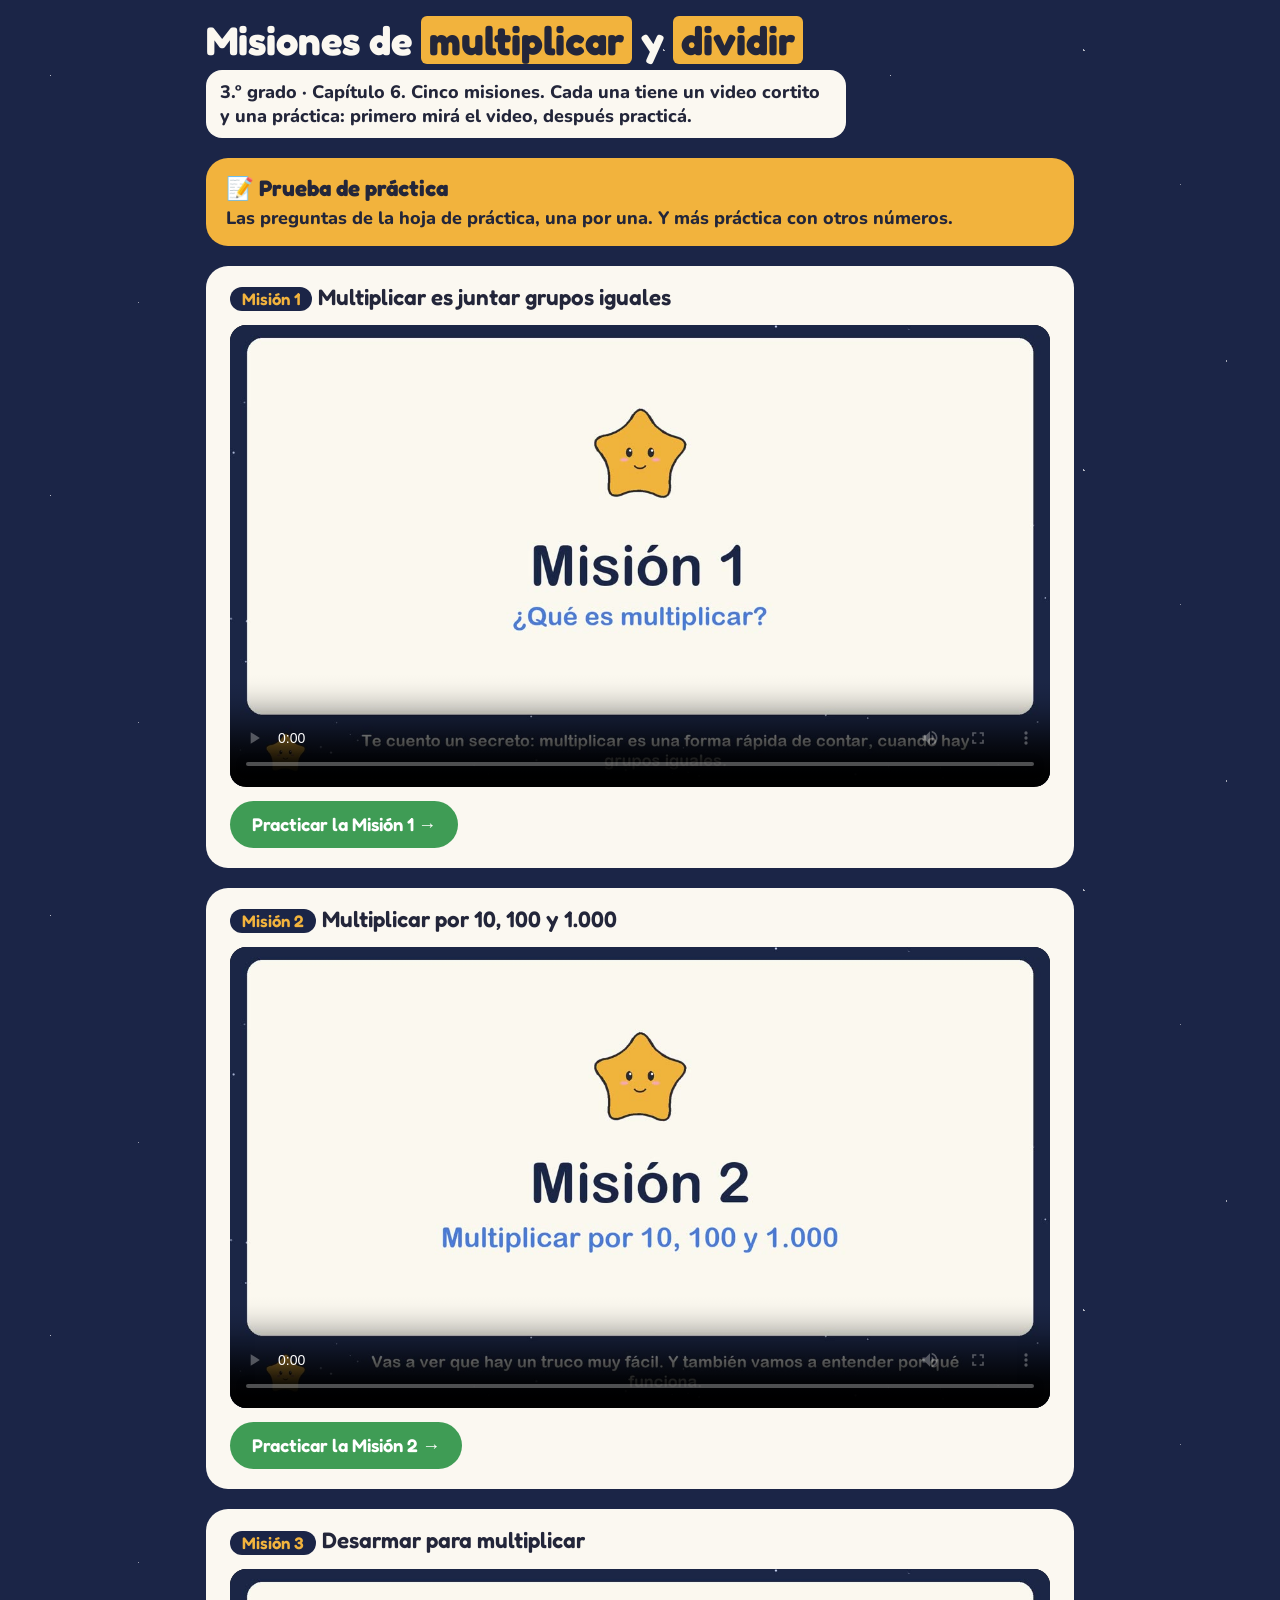
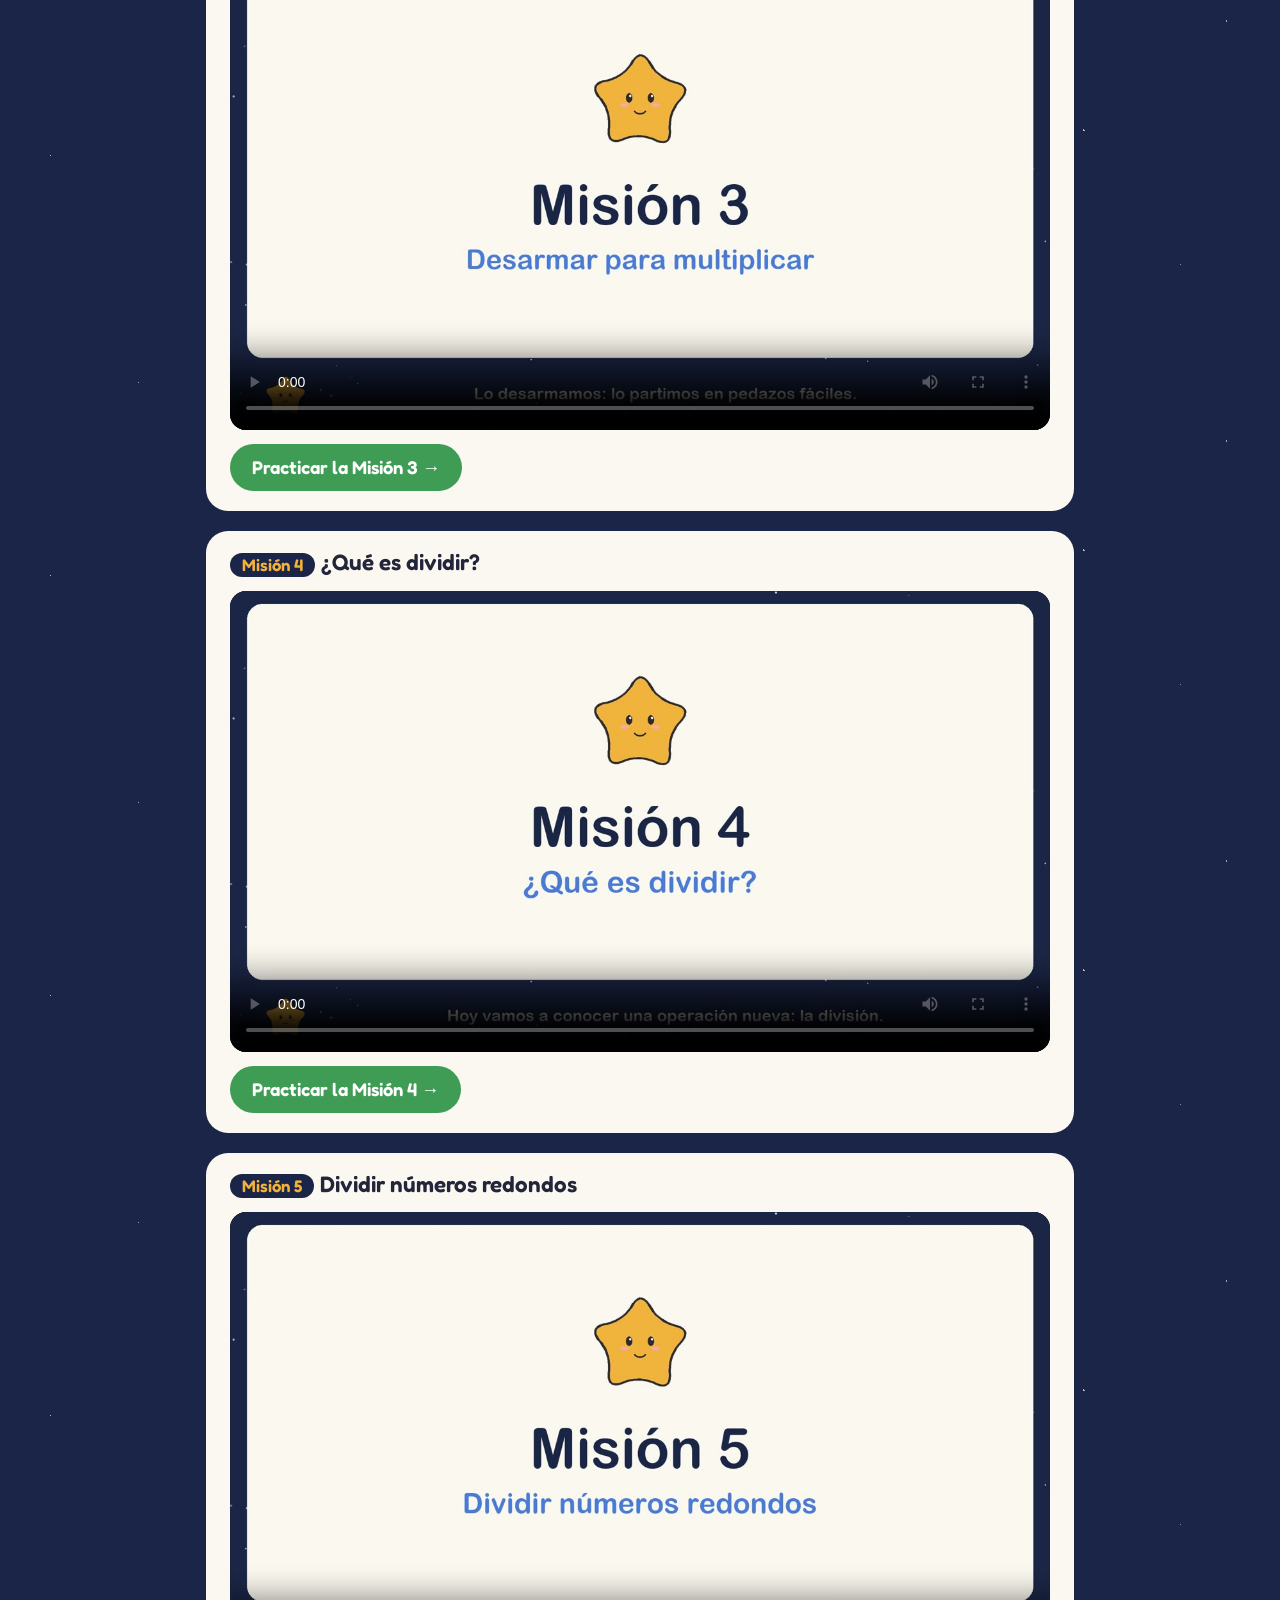
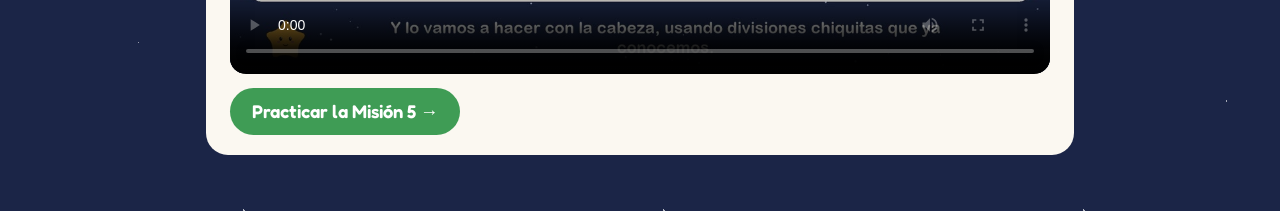
<file: index.html>
<!doctype html>
<html lang="es">
<head>
<meta charset="utf-8">
<meta name="viewport" content="width=device-width, initial-scale=1, viewport-fit=cover">
<title>Misiones de Matemática</title>
<link rel="preconnect" href="https://fonts.googleapis.com">
<link rel="stylesheet" href="https://fonts.googleapis.com/css2?family=Fredoka:wght@500;600;700&family=Nunito:wght@600;800&display=swap">
<style>
/* Layout: chapter hub. Hero, then one card per mission (video + practice button); future missions dimmed. */
:root {
  --sky: #1b2547;
  --sky-2: #26335f;
  --star: #f2b33d;
  --star-soft: #f7d58c;
  --paper: #fbf8f1;
  --ink: #23263a;
  --ink-2: #555a75;
  --muted: #aab4d8;
  --good: #3f9c55;
  --display: "Fredoka", "Arial Rounded MT Bold", "Trebuchet MS", sans-serif;
  --body: "Nunito", "Avenir Next", "Segoe UI", sans-serif;
  color-scheme: dark;
}
* { box-sizing: border-box; }
body {
  margin: 0;
  background-color: var(--sky);
  background-image:
    radial-gradient(1.5px 1.5px at 12% 18%, #ffffffaa 50%, transparent 51%),
    radial-gradient(1px 1px at 33% 72%, #ffffff88 50%, transparent 51%),
    radial-gradient(2px 2px at 58% 12%, #ffffffaa 50%, transparent 51%),
    radial-gradient(1px 1px at 81% 44%, #ffffff77 50%, transparent 51%),
    radial-gradient(1.5px 1.5px at 92% 86%, #ffffff99 50%, transparent 51%);
  background-size: 420px 420px;
  color: var(--paper);
  font-family: var(--body);
  font-size: 18px;
}
.wrap { max-width: 900px; margin: 0 auto; padding: 18px 16px 56px; display: grid; gap: 20px; }
header { display: grid; gap: 8px; }
h1 { font: 700 clamp(1.7rem, 5vw, 2.5rem)/1.1 var(--display); margin: 0; text-wrap: balance; }
h1 mark { background: var(--star); color: var(--ink); padding: 0 .2em; border-radius: 6px; }
.bubble { background: var(--paper); color: var(--ink); border-radius: 16px; padding: 10px 14px; font-weight: 800; margin: 0; max-width: 640px; }
.mission { background: var(--paper); color: var(--ink); border-radius: 22px; padding: 18px clamp(14px, 3vw, 24px) 20px; display: grid; gap: 14px; }
.mission h2 { font: 600 1.4rem/1.2 var(--display); margin: 0; }
.mission h2 .tag { display: inline-block; background: var(--sky); color: var(--star); font-size: .75em; padding: 2px 12px; border-radius: 999px; margin-right: 6px; vertical-align: middle; }
.video { width: 100%; aspect-ratio: 16 / 9; border-radius: 16px; background: #000; display: block; }
.go { justify-self: start; font: 600 1.15rem var(--display); background: var(--good); color: #fff; text-decoration: none; border-radius: 999px; padding: 12px 22px; }
.go:focus-visible { outline: 3px solid var(--star); outline-offset: 3px; }
.soon { display: grid; grid-template-columns: repeat(auto-fit, minmax(min(100%, 200px), 1fr)); gap: 10px; }
.soon div { background: var(--sky-2); color: var(--muted); border-radius: 16px; padding: 12px 14px; display: grid; gap: 2px; }
.soon b { font: 600 1.05rem var(--display); color: var(--paper); }
.soon small { font-weight: 800; }
.test-card { display: grid; gap: 4px; background: var(--star); color: var(--ink); text-decoration: none; border-radius: 22px; padding: 16px 20px; }
.test-card b { font: 700 1.4rem var(--display); }
.test-card span { font-weight: 800; }
h3 { margin: 0; font: 600 1rem var(--display); letter-spacing: .08em; text-transform: uppercase; color: var(--muted); }
</style>
</head>
<body>
<div class="wrap">
  <header>
    <h1>Misiones de <mark>multiplicar</mark> y <mark>dividir</mark></h1>
    <p class="bubble">3.º grado · Capítulo 6. Cinco misiones. Cada una tiene un video cortito y una práctica: primero mirá el video, después practicá.</p>
  </header>

  <a class="test-card" href="prueba.html"><b>📝 Prueba de práctica</b><span>Las preguntas de la hoja de práctica, una por una. Y más práctica con otros números.</span></a>

  <section class="mission">
    <h2><span class="tag">Misión 1</span>Multiplicar es juntar grupos iguales</h2>
    <video class="video" controls playsinline preload="metadata" poster="M1_poster.jpg">
      <source src="M1_grupos_iguales.mp4" type="video/mp4">
    </video>
    <a class="go" href="M1_practica.html">Practicar la Misión 1 →</a>
  </section>

  <section class="mission">
    <h2><span class="tag">Misión 2</span>Multiplicar por 10, 100 y 1.000</h2>
    <video class="video" controls playsinline preload="metadata" poster="M2_poster.jpg">
      <source src="M2_por_10_100_1000.mp4" type="video/mp4">
    </video>
    <a class="go" href="M2_practica.html">Practicar la Misión 2 →</a>
  </section>

  <section class="mission">
    <h2><span class="tag">Misión 3</span>Desarmar para multiplicar</h2>
    <video class="video" controls playsinline preload="metadata" poster="M3_poster.jpg">
      <source src="M3_desarmar.mp4" type="video/mp4">
    </video>
    <a class="go" href="M3_practica.html">Practicar la Misión 3 →</a>
  </section>

  <section class="mission">
    <h2><span class="tag">Misión 4</span>¿Qué es dividir?</h2>
    <video class="video" controls playsinline preload="metadata" poster="M4_poster.jpg">
      <source src="M4_que_es_dividir.mp4" type="video/mp4">
    </video>
    <a class="go" href="M4_practica.html">Practicar la Misión 4 →</a>
  </section>

  <section class="mission">
    <h2><span class="tag">Misión 5</span>Dividir números redondos</h2>
    <video class="video" controls playsinline preload="metadata" poster="M5_poster.jpg">
      <source src="M5_dividir_redondos.mp4" type="video/mp4">
    </video>
    <a class="go" href="M5_practica.html">Practicar la Misión 5 →</a>
  </section>
</div>
</body>
</html>
</file>
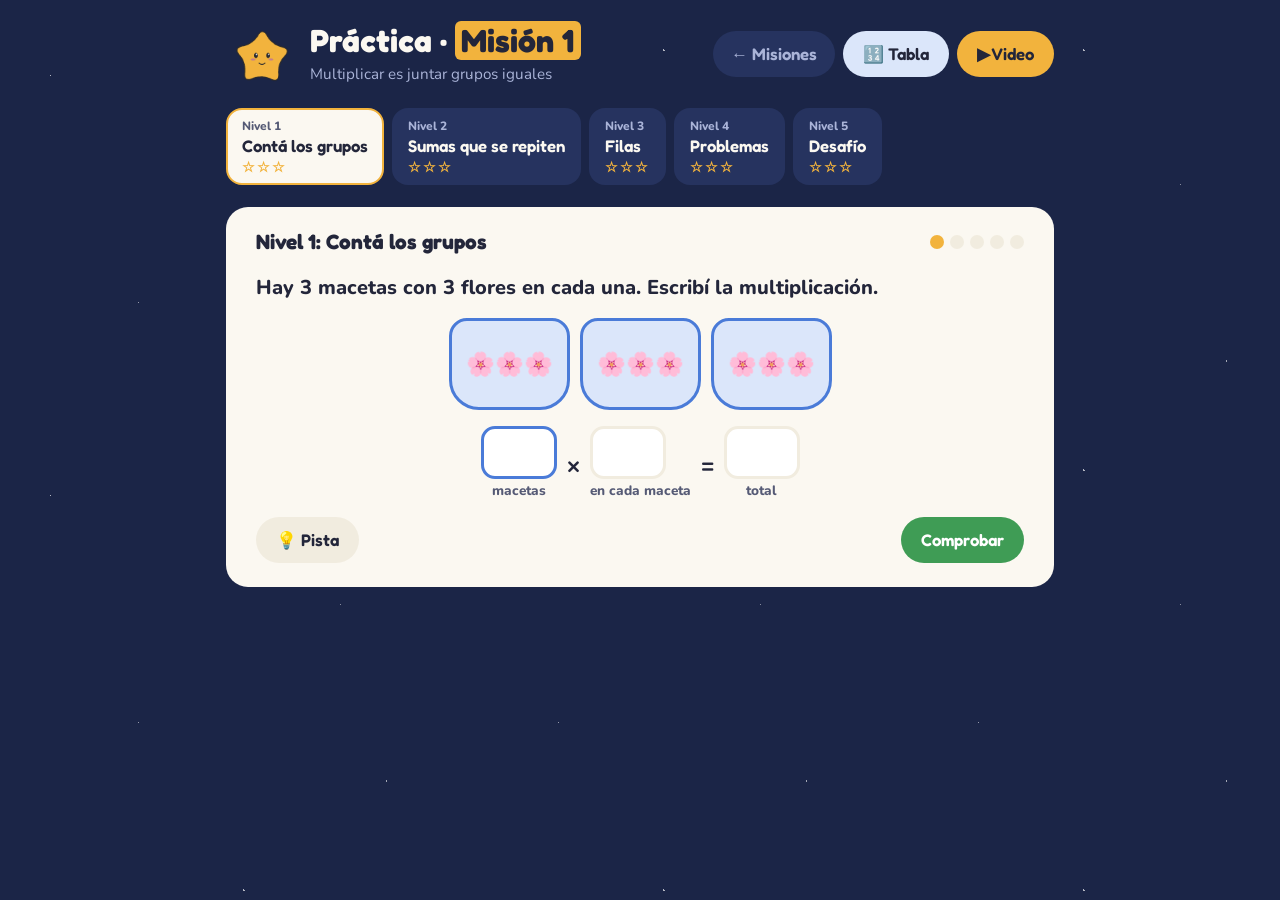
<file: M1_practica.html>
<!doctype html>
<html lang="es">
<head>
<meta charset="utf-8">
<meta name="viewport" content="width=device-width, initial-scale=1, viewport-fit=cover">
<title>Práctica Misión 1</title>
<link rel="preconnect" href="https://fonts.googleapis.com">
<link rel="stylesheet" href="https://fonts.googleapis.com/css2?family=Fredoka:wght@500;600;700&family=Nunito:wght@600;800&display=swap">
<link rel="stylesheet" href="practica.css">

</head>
<body>
<div class="wrap">

<header>
  <img class="mascot" id="mascot" src="mascot.png" alt="">
  <div>
    <h1>Práctica · <mark>Misión 1</mark></h1>
    <p class="sub">Multiplicar es juntar grupos iguales</p>
  </div>
  <div class="head-btns">
    <a class="back-btn" href="index.html">← Misiones</a>
    <button class="table-btn" id="tableBtn">🔢 Tabla</button>
    <button class="video-btn" id="videoBtn">▶ Video</button>
  </div>
</header>

<div class="video-box" id="videoBox">
  <video controls preload="none" src="M1_grupos_iguales.mp4"></video>
</div>

<section class="ptable-box" id="tableBox">
  <p>Tabla pitagórica: tocá un número de la tabla y mirá su fila y su columna.</p>
  <table class="ptable" id="ptable"></table>
  <div class="readout" id="readout"></div>
</section>

<nav class="levels" id="levels"></nav>

<main class="card" id="card"></main>

</div>

<script src="practica.js"></script>
<script>
const THINGS = [
  { em: '🍪', one: 'galletita', many: 'galletitas', box: 'plato', boxes: 'platos', kind: '' },
  { em: '🍓', one: 'frutilla', many: 'frutillas', box: 'plato', boxes: 'platos', kind: '' },
  { em: '🍬', one: 'caramelo', many: 'caramelos', box: 'bolsa', boxes: 'bolsas', kind: 'bolsa' },
  { em: '⚽', one: 'pelota', many: 'pelotas', box: 'caja', boxes: 'cajas', kind: 'box' },
  { em: '🖍️', one: 'crayón', many: 'crayones', box: 'caja', boxes: 'cajas', kind: 'box' },
  { em: '🌸', one: 'flor', many: 'flores', box: 'maceta', boxes: 'macetas', kind: 'bolsa' },
];

// ---------- question makers ----------
// Every question: { prompt, pic?, kind: 'mult'|'num'|'choice'|'multi'|'opnum', ..., why, hint, hintPic? }
function qGroups(i) {
  const small = i < 2;
  const g = small ? rnd(2, 3) : rnd(3, 5), e = small ? rnd(2, 3) : rnd(3, 5);
  const th = pick(THINGS);
  return {
    kind: 'mult', g, e,
    prompt: `Hay ${g} ${th.boxes} con ${e} ${th.many} en cada ${th.box === 'maceta' || th.box === 'bolsa' || th.box === 'caja' ? 'una' : 'uno'}. Escribí la multiplicación.`,
    pic: () => groupsPic(g, e, th),
    labels: [th.boxes, `en cada ${th.box}`],
    hint: `Primero contá cuántos ${th.boxes} hay. Después, cuántas cosas hay en un solo ${th.box}.`,
    why: `${g} grupos de ${e}: ${g} × ${e} = ${g * e}`,
  };
}
function qSumToMult(i) {
  const g = i < 2 ? rnd(2, 3) : rnd(4, 6), e = i < 2 ? rnd(2, 4) : pick([5, 6, 7, 8, 10]);
  const th = pick(THINGS);
  return {
    kind: 'mult', g, e,
    prompt: `Escribí esta suma como una multiplicación:<br><span class="big">${repSum(e, g)}</span>`,
    labels: ['veces', 'el número que se repite'],
    hint: `Contá cuántas veces aparece el ${e}.`,
    hintPic: () => trayPic(g, e, '🔵'),
    why: `El ${e} aparece ${g} veces: ${g} × ${e} = ${g * e}`,
  };
}
function qMultToSum(i) {
  const g = i < 2 ? rnd(2, 3) : rnd(3, 5), e = i < 2 ? rnd(2, 5) : rnd(4, 9);
  const opts = [
    { t: repSum(e, g), ok: true },
    { t: `${g} + ${e}`, ok: false },
    { t: repSum(e, g + 1), ok: false },
  ];
  if (g > 2) opts.push({ t: repSum(e, g - 1), ok: false });
  return {
    kind: 'choice',
    prompt: `¿Qué suma es lo mismo que <span class="big">${g} × ${e}</span>?`,
    options: shuffle(opts),
    hint: `${g} × ${e} quiere decir “${g} veces ${e}”: el ${e} tiene que aparecer ${g} veces.`,
    why: `${g} × ${e} es ${g} veces ${e}: ${repSum(e, g)} = ${g * e}`,
  };
}
function qTray(i) {
  const r = i < 2 ? rnd(2, 3) : rnd(3, 5), c = i < 2 ? rnd(3, 4) : rnd(5, 8);
  const em = pick(['🥐', '🧁', '🍩']);
  return {
    kind: 'mult', g: r, e: c,
    prompt: `Una bandeja con ${r} filas iguales. ¿Cuántos hay en total? Escribí la multiplicación.`,
    pic: () => trayPic(r, c, em),
    labels: ['filas', 'en cada fila'],
    hint: 'Contá las filas (de arriba hacia abajo). Después contá cuántos hay en una sola fila.',
    why: `${r} filas de ${c}: ${r} × ${c} = ${r * c}`,
  };
}
function qTrayMore(i, byRow) {
  const r = rnd(3, 5), c = rnd(5, 8), em = '🥐', P = r * c;
  if (byRow) return {
    kind: 'num', answer: P + c,
    prompt: `En la bandeja hay ${r} filas de ${c}: <b>${r} × ${c} = ${P}</b>.<br>Si agregamos <b>una fila más</b>, igual a las otras, ¿cuántas medialunas hay?`,
    pic: () => trayPic(r, c, em),
    hint: `La fila nueva tiene ${c} medialunas. Ahora son ${r + 1} filas de ${c}.`,
    hintPic: () => trayPic(r, c, em, true, false),
    why: `${r + 1} × ${c} = ${P + c}. Es lo mismo que ${P} + ${c}.`,
  };
  return {
    kind: 'num', answer: P + r,
    prompt: `En la bandeja hay ${r} filas de ${c}: <b>${r} × ${c} = ${P}</b>.<br>Si agregamos <b>una medialuna más en cada fila</b>, ¿cuántas hay?`,
    pic: () => trayPic(r, c, em),
    hint: `Siguen siendo ${r} filas, pero ahora de ${c + 1}. Agregaste ${r} medialunas.`,
    hintPic: () => trayPic(r, c, em, false, true),
    why: `${r} × ${c + 1} = ${P + r}. Es lo mismo que ${P} + ${r}.`,
  };
}

const PROBLEMS = {
  mult: [
    (a, b) => [`Hay ${a} cajas con ${b} lápices cada una. ¿Cuántos lápices hay?`, 'lápices'],
    (a, b) => [`Mamá compró ${a} paquetes de ${b} caramelos cada uno. ¿Cuántos caramelos compró?`, 'caramelos'],
    (a, b) => [`En el aula hay ${a} filas de bancos, con ${b} bancos en cada fila. ¿Cuántos bancos hay?`, 'bancos'],
    (a, b) => [`Cada auto tiene 4 ruedas. ¿Cuántas ruedas tienen ${a} autos?`, 'ruedas', 4],
    (a, b) => [`En una huerta hay ${a} surcos con ${b} plantines cada uno. ¿Cuántos plantines hay?`, 'plantines'],
  ],
  add: [
    (a, b) => [`Juan tenía ${a} figuritas y su abuela le regaló ${b}. ¿Cuántas tiene ahora?`, 'figuritas'],
    (a, b) => [`En un estante hay ${a} libros y en otro hay ${b}. ¿Cuántos libros hay en los dos?`, 'libros'],
  ],
};
function qProblem(i) {
  // order: easy ×, +, ×, combinations, harder ×
  if (i === 3) {
    const a = rnd(2, 4), b = rnd(2, 3);
    const tops = ['remera roja', 'remera azul', 'remera verde', 'remera blanca'].slice(0, a);
    const bots = ['pantalón azul', 'pantalón negro', 'pantalón gris'].slice(0, b);
    return {
      kind: 'opnum', a, b, op: '×', answer: a * b,
      prompt: `Sofi tiene ${a} remeras y ${b} pantalones. ¿De cuántas maneras distintas puede combinar una remera con un pantalón?`,
      hint: `Cada remera se puede usar con ${b} pantalones distintos. Son grupos iguales.`,
      hintPic: () => treePic(tops, bots),
      why: `${a} remeras, y cada una con ${b} opciones: ${a} × ${b} = ${a * b} maneras.`,
    };
  }
  if (i === 1) {
    const a = rnd(12, 30), b = rnd(5, 15);
    const [txt] = pick(PROBLEMS.add)(a, b);
    return {
      kind: 'opnum', a, b, op: '+', answer: a + b, prompt: txt,
      hint: 'Fijate si hay grupos iguales. Si solo se juntan dos cantidades distintas, es una suma.',
      why: `No hay grupos iguales: se juntan ${a} y ${b}. ${a} + ${b} = ${a + b}`,
    };
  }
  const big = i === 4;
  let a = big ? rnd(6, 9) : rnd(2, 4), b = big ? rnd(6, 9) : rnd(3, 5);
  let [txt, unit, fixed] = pick(PROBLEMS.mult)(a, b);
  if (fixed) b = fixed;
  return {
    kind: 'opnum', a, b, op: '×', answer: a * b, prompt: txt,
    hint: 'Buscá las palabras “cada uno”, “cada una” o “en cada fila”: ahí hay grupos iguales.',
    hintPic: () => trayPic(a, b, '🔵'),
    why: `${a} grupos iguales de ${b}: ${a} × ${b} = ${a * b} ${unit}.`,
  };
}
function qWhich(i) {
  const g = rnd(3, 5);
  let e = rnd(2, 6);
  if (e === g) e = g === 5 ? 6 : g + 1;   // 4 × 4 would show two identical options
  const th = pick(THINGS);
  const opts = [
    { t: `${g} × ${e}`, ok: true },
    { t: `${e} × ${g}`, ok: true },
    { t: repSum(e, g), ok: true },
    { t: `${g} + ${e}`, ok: false },
    { t: repSum(e, g - 1), ok: false },
    { t: `${g} × ${e + 1}`, ok: false },
  ];
  return {
    kind: 'multi',
    prompt: `${g} ${th.boxes} con ${e} ${th.many} en cada ${th.box}. ¿Qué cálculos sirven para saber cuántas hay? <br><small>Puede haber más de uno.</small>`,
    pic: () => groupsPic(g, e, th),
    options: shuffle(opts),
    hint: `Sirve todo lo que cuente ${g} grupos de ${e}. Acordate: el orden de la multiplicación no cambia el resultado.`,
    why: `Sirven ${g} × ${e}, ${e} × ${g} y ${repSum(e, g)}. Todos dan ${g * e}.`,
  };
}
function qMoreLess() {
  const cases = [];
  for (let a = 2; a <= 9; a++) for (let b = 2; b <= 10; b++) for (const n of [10, 20, 30, 50]) {
    const p = a * b;
    if (Math.abs(p - n) >= 3 && Math.abs(p - n) <= 12) cases.push([a, b, n]);
  }
  const [a, b, n] = pick(cases), p = a * b, more = p > n;
  return {
    kind: 'choice',
    prompt: `Sin hacer la cuenta exacta: ¿<span class="big">${a} × ${b}</span> da más o menos que ${n}?`,
    options: [{ t: `Más que ${n}`, ok: more }, { t: `Menos que ${n}`, ok: !more }],
    hint: `Pensá en una multiplicación parecida que sepas, con números redondos. Por ejemplo, ${a} × ${b > 5 ? 10 : 5}.`,
    why: `${a} × ${b} = ${p}, que es ${more ? 'más' : 'menos'} que ${n}.`,
  };
}

const MISSION_LEVELS = [
  { name: 'Contá los grupos', make: i => qGroups(i) },
  { name: 'Sumas que se repiten', make: i => (i % 2 === 0 ? qSumToMult(i) : qMultToSum(i)) },
  { name: 'Filas', make: i => (i < 3 ? qTray(i) : qTrayMore(i, i === 3)) },
  { name: 'Problemas', make: i => qProblem(i) },
  { name: 'Desafío', make: i => (i < 3 ? qWhich(i) : qMoreLess()) },
];

startPractice({ key: 'mision1-practica', levels: MISSION_LEVELS });
</script>
</body>
</html>
</file>
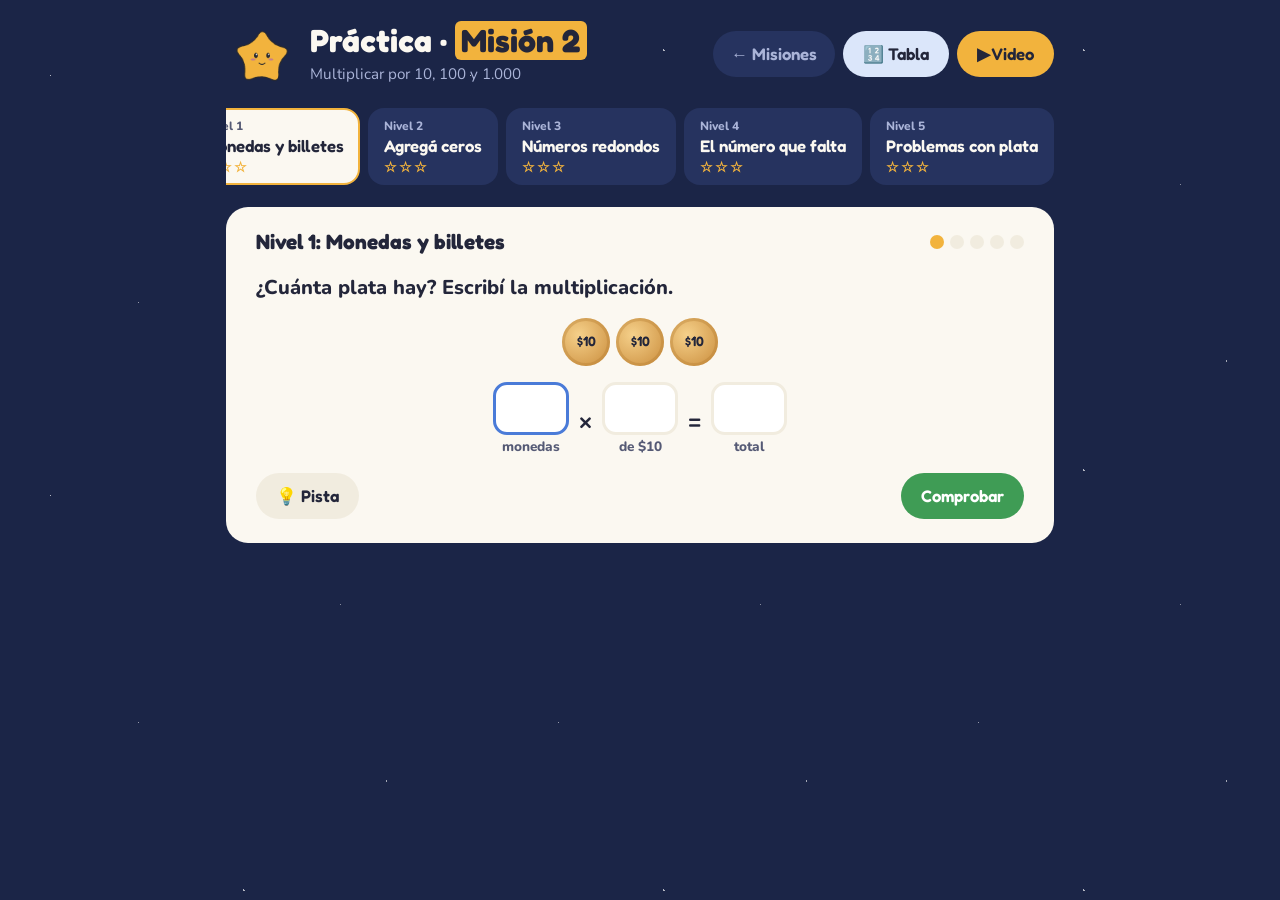
<file: M2_practica.html>
<!doctype html>
<html lang="es">
<head>
<meta charset="utf-8">
<meta name="viewport" content="width=device-width, initial-scale=1, viewport-fit=cover">
<title>Práctica Misión 2</title>
<link rel="preconnect" href="https://fonts.googleapis.com">
<link rel="stylesheet" href="https://fonts.googleapis.com/css2?family=Fredoka:wght@500;600;700&family=Nunito:wght@600;800&display=swap">
<link rel="stylesheet" href="practica.css">

</head>
<body>
<div class="wrap">

<header>
  <img class="mascot" id="mascot" src="mascot.png" alt="">
  <div>
    <h1>Práctica · <mark>Misión 2</mark></h1>
    <p class="sub">Multiplicar por 10, 100 y 1.000</p>
  </div>
  <div class="head-btns">
    <a class="back-btn" href="index.html">← Misiones</a>
    <button class="table-btn" id="tableBtn">🔢 Tabla</button>
    <button class="video-btn" id="videoBtn">▶ Video</button>
  </div>
</header>

<div class="video-box" id="videoBox">
  <video controls preload="none" src="M2_por_10_100_1000.mp4"></video>
</div>

<section class="ptable-box" id="tableBox">
  <p>Tabla pitagórica: tocá un número de la tabla y mirá su fila y su columna.</p>
  <table class="ptable" id="ptable"></table>
  <div class="readout" id="readout"></div>
</section>

<nav class="levels" id="levels"></nav>

<main class="card" id="card"></main>

</div>

<script src="practica.js"></script>
<script>
// ---------- Misión 2: multiplicar por 10, 100 y 1.000 ----------
const ZEROS = { 10: 1, 100: 2, 1000: 3 };
const ceros = z => (z === 1 ? 'un cero' : `${z} ceros`);

function qMoney(i) {
  const [v, n] = [[10, rnd(2, 4)], [100, rnd(2, 5)], [10, rnd(5, 9)], [1000, rnd(2, 5)], [100, rnd(6, 9)]][i];
  const what = v < 100 ? 'monedas' : 'billetes';
  return {
    kind: 'mult', g: n, e: v,
    prompt: '¿Cuánta plata hay? Escribí la multiplicación.',
    pic: () => moneyPic([[v, n]]),
    labels: [what, `de $${fmt(v)}`],
    hint: `Contá cuántos ${what} hay. Cada uno vale $${fmt(v)}. Contá de ${fmt(v)} en ${fmt(v)}.`,
    why: `${n} ${what} de $${fmt(v)}: ${n} × ${fmt(v)} = ${fmt(n * v)}`,
  };
}

function zerosEq(a, m, flip) {
  const left = flip ? [fmt(m), '×', fmt(a)] : [fmt(a), '×', fmt(m)];
  return {
    kind: 'fill', parts: [...left, '=', null], solution: [a * m], validate: v => v[0] === a * m,
    hint: `${fmt(m)} tiene ${ceros(ZEROS[m])}: escribí ${a} y agregale ${ceros(ZEROS[m])} al final.`,
    why: `${left.join(' ')} = ${fmt(a * m)}`,
  };
}
function qZeros(i) {
  if (i < 3) return { ...zerosEq(rnd(2, 9), [10, 100, 1000][i]), prompt: 'Resolvé.' };
  const a = rnd(12, 98), m = pick([10, 100]);
  if (i === 3) return { ...zerosEq(a, m, Math.random() < 0.5), prompt: 'Resolvé. Acordate: el orden no cambia el resultado.' };
  const tens = Math.floor(a / 10), units = a % 10 || 5, n = tens * 10 + units;
  const good = n * m;
  const wrong = new Set([+(`${tens}0${units}`) * (m === 10 ? 1 : 10), n * (m === 10 ? 100 : 10), good + 10]);
  wrong.delete(good);
  const flip = Math.random() < 0.5;
  return {
    kind: 'choice',
    prompt: `¿Cuál es el resultado de <span class="big">${flip ? `${fmt(m)} × ${n}` : `${n} × ${fmt(m)}`}</span>?`,
    options: shuffle([{ t: fmt(good), ok: true }, ...[...wrong].slice(0, 3).map(w => ({ t: fmt(w), ok: false }))]),
    hint: `Las cifras de ${n} saltan a la izquierda y aparecen ${ceros(ZEROS[m])} al final, no en el medio.`,
    why: `${n} × ${fmt(m)} = ${fmt(good)}: ${n} con ${ceros(ZEROS[m])} al final.`,
  };
}

function qRound(i) {
  // [small a, small b, zeros on a, zeros on b]
  const [a, b, za, zb] = [
    [rnd(2, 4), rnd(2, 5), 0, 1], [rnd(2, 4), rnd(2, 4), 0, 2], [rnd(2, 4), rnd(2, 4), 1, 1],
    [rnd(3, 6), rnd(4, 8), 0, 1], [rnd(2, 5), rnd(2, 5), 1, 2],
  ][i];
  const A = a * 10 ** za, B = b * 10 ** zb, z = za + zb, P = A * B;
  return {
    kind: 'fill', parts: [fmt(A), '×', fmt(B), '=', null], solution: [P], validate: v => v[0] === P,
    prompt: 'Resolvé con números redondos.',
    hint: `Hacé la cuenta chiquita sin ceros: ${a} × ${b} (podés usar la 🔢 Tabla). Después agregá ${ceros(z)}.`,
    why: `${a} × ${b} = ${a * b}, y con ${ceros(z)}: ${fmt(A)} × ${fmt(B)} = ${fmt(P)}`,
  };
}

function qMissing(i) {
  if (i === 4) {
    const target = pick([30, 300, 3000, 500, 1000, 10000, 4000]);
    const m = target % 1000 === 0 && target >= 2000 ? 1000 : target % 100 === 0 ? 100 : 10;
    return {
      kind: 'fill', parts: [null, '×', null, '=', fmt(target)], labels: ['', ''],
      solution: [target / m, m],
      validate: v => v[0] * v[1] === target && (ZEROS[v[0]] || ZEROS[v[1]]),
      prompt: `Inventá una multiplicación por 10, por 100 o por 1.000 que dé ${fmt(target)}.`,
      hint: `Uno de los dos números tiene que ser 10, 100 o 1.000. ¿Qué número, con ceros agregados, da ${fmt(target)}?`,
      why: `Por ejemplo: ${fmt(target / m)} × ${fmt(m)} = ${fmt(target)}. Hay otras que también sirven.`,
    };
  }
  let parts, sol, m, n;
  if (i === 0) { n = rnd(2, 9); m = 100; parts = [String(n), '×', null, '=', fmt(n * m)]; sol = m; }
  if (i === 1) { n = rnd(11, 99); m = 10; parts = [null, '×', '10', '=', fmt(n * m)]; sol = n; }
  if (i === 2) { n = rnd(11, 60); m = pick([100, 1000]); parts = [String(n), '×', null, '=', fmt(n * m)]; sol = m; }
  if (i === 3) { n = rnd(2, 10); m = 1000; parts = [null, '×', '1.000', '=', fmt(n * m)]; sol = n; }
  const askM = sol === m;
  return {
    kind: 'fill', parts, solution: [sol], validate: v => v[0] === sol,
    prompt: 'Completá el número que falta.',
    hint: askM ? `${fmt(n * m)} es ${n} con ${ceros(ZEROS[m])}. ¿Qué número tiene ${ceros(ZEROS[m])}?`
               : `Sacale a ${fmt(n * m)} ${ceros(ZEROS[m])}: ¿qué número queda?`,
    why: `${fmt(n)} × ${fmt(m)} = ${fmt(n * m)}`,
  };
}

function qPlata(i) {
  if (i === 0) {
    const g = [[1000, rnd(1, 3)], [100, rnd(1, 4)], [10, rnd(1, 4)], [1, rnd(1, 5)]];
    const total = g.reduce((s, [v, n]) => s + v * n, 0);
    return {
      kind: 'num', answer: total, prompt: '¿Cuánta plata hay en total?', pic: () => moneyPic(g),
      hint: 'Contá cada tipo por separado: ' + g.map(([v, n]) => `${n} × ${fmt(v)}`).join(', ') + '. Después sumá.',
      why: g.map(([v, n]) => fmt(v * n)).join(' + ') + ` = ${fmt(total)}`,
    };
  }
  if (i === 1) {
    const k = rnd(3, 12);
    return {
      kind: 'fill', parts: [null, '×', '100', '=', fmt(k * 100)], solution: [k], validate: v => v[0] === k,
      prompt: `¿Cuántos billetes de $100 necesitás para pagar justo $${fmt(k * 100)}?`,
      pic: () => moneyPic([[100, 1]]),
      hint: `Contá de 100 en 100 hasta ${fmt(k * 100)}, o sacale los dos ceros a ${fmt(k * 100)}.`,
      why: `${k} × 100 = ${fmt(k * 100)}: son ${k} billetes.`,
    };
  }
  if (i === 2) {
    const [per, item] = pick([[6, 'alfajores'], [4, 'yogures'], [5, 'paquetes de figuritas'], [8, 'crayones']]);
    const boxes = pick([10, 20, 30, 100, 200]);
    return {
      kind: 'fill', parts: [String(boxes), '×', String(per), '=', null], solution: [boxes * per], validate: v => v[0] === boxes * per,
      prompt: `Cada caja trae ${per} ${item}. ¿Cuántos hay en ${boxes} cajas?`,
      hint: `Hacé la cuenta sin ceros (${boxes / 10 ** (boxes >= 100 ? 2 : 1)} × ${per}) y después agregá los ceros.`,
      why: `${boxes} × ${per} = ${fmt(boxes * per)}`,
    };
  }
  if (i === 3) {
    const g = [[1000, rnd(1, 4)], [100, rnd(1, 5)], [10, rnd(1, 4)], [1, rnd(1, 5)]];
    const total = g.reduce((s, [v, n]) => s + v * n, 0);
    const X = Math.random() < 0.5 ? total : total + pick([-100, 100, 10, -10, 1000]);
    return {
      kind: 'choice', prompt: `¿Hay justo $${fmt(X)} en total?`, pic: () => moneyPic(g),
      options: [{ t: 'Sí', ok: X === total }, { t: 'No', ok: X !== total }],
      hint: 'Contá los billetes de $1.000, después los de $100, las monedas de $10 y las de $1.',
      why: `En total hay $${fmt(total)}. ${X === total ? '¡Es justo!' : `No es $${fmt(X)}.`}`,
    };
  }
  const n = rnd(3, 6), c = rnd(2, 3);
  return {
    kind: 'multi', prompt: '¿Qué cálculos sirven para saber cuánta plata hay? <br><small>Puede haber más de uno.</small>',
    pic: () => moneyPic([[1000, n], [1, c]]),
    options: shuffle([
      { t: `${n} × 1.000 + ${c}`, ok: true },
      { t: Array(n).fill('1.000').join(' + ') + ` + ${c}`, ok: true },
      { t: `${n} + 1.000 + ${c}`, ok: false },
      { t: `${n} × 100 + ${c}`, ok: false },
      { t: `${n} × 1.000 × ${c}`, ok: false },
    ]),
    hint: `Hay ${n} billetes de $1.000 (grupos iguales) y además ${c} monedas de $1.`,
    why: `Sirven ${n} × 1.000 + ${c} y la suma larga. Las dos dan ${fmt(n * 1000 + c)}.`,
  };
}

const MISSION_LEVELS = [
  { name: 'Monedas y billetes', make: qMoney },
  { name: 'Agregá ceros', make: qZeros },
  { name: 'Números redondos', make: qRound },
  { name: 'El número que falta', make: qMissing },
  { name: 'Problemas con plata', make: qPlata },
];
startPractice({ key: 'mision2-practica', levels: MISSION_LEVELS });
</script>
</body>
</html>
</file>
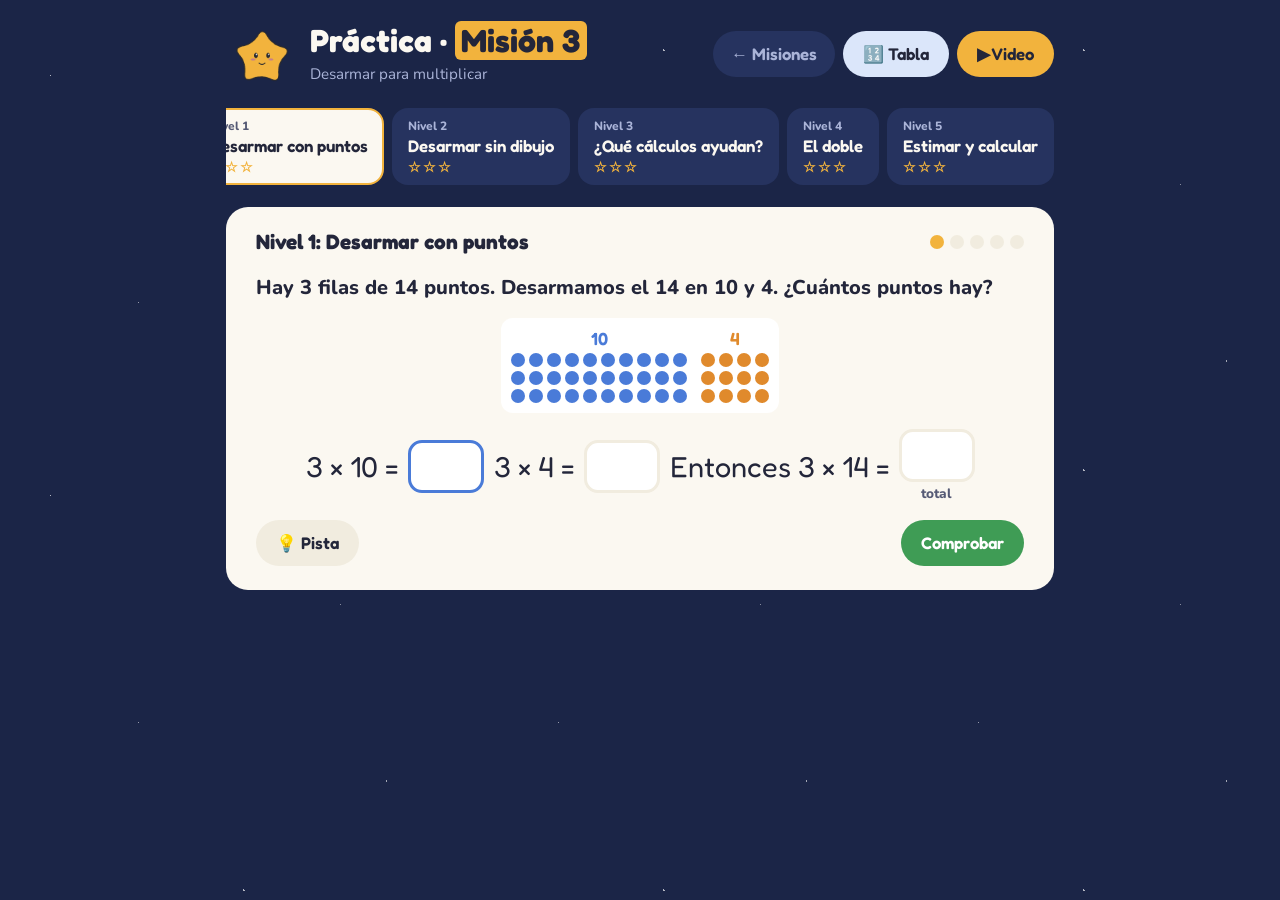
<file: M3_practica.html>
<!doctype html>
<html lang="es">
<head>
<meta charset="utf-8">
<meta name="viewport" content="width=device-width, initial-scale=1, viewport-fit=cover">
<title>Práctica Misión 3</title>
<link rel="preconnect" href="https://fonts.googleapis.com">
<link rel="stylesheet" href="https://fonts.googleapis.com/css2?family=Fredoka:wght@500;600;700&family=Nunito:wght@600;800&display=swap">
<link rel="stylesheet" href="practica.css">
<style>
/* Mission 3 only: dot grids split in two colours, and written (vertical) calculations */
.split { display: inline-flex; gap: 14px; padding: 10px; background: #fff; border-radius: 12px; }
.split .part { display: grid; gap: 4px; }
.split i { width: 14px; height: 14px; border-radius: 50%; background: var(--a); display: block; }
.split .part.b i { background: var(--b); }
.split .lab { text-align: center; font: 600 1.1rem var(--display); color: var(--a); }
.split .part.b .lab { color: var(--b); }
.vcalc { font: 600 2.2rem/1.15 var(--display); text-align: right; display: inline-block; padding: 0 12px 6px; border-bottom: 4px solid var(--ink); }
</style>

</head>
<body>
<div class="wrap">

<header>
  <img class="mascot" id="mascot" src="mascot.png" alt="">
  <div>
    <h1>Práctica · <mark>Misión 3</mark></h1>
    <p class="sub">Desarmar para multiplicar</p>
  </div>
  <div class="head-btns">
    <a class="back-btn" href="index.html">← Misiones</a>
    <button class="table-btn" id="tableBtn">🔢 Tabla</button>
    <button class="video-btn" id="videoBtn">▶ Video</button>
  </div>
</header>

<div class="video-box" id="videoBox">
  <video controls preload="none" src="M3_desarmar.mp4"></video>
</div>

<section class="ptable-box" id="tableBox">
  <p>Tabla pitagórica: tocá un número de la tabla y mirá su fila y su columna.</p>
  <table class="ptable" id="ptable"></table>
  <div class="readout" id="readout"></div>
</section>

<nav class="levels" id="levels"></nav>

<main class="card" id="card"></main>

</div>

<script src="practica.js"></script>
<script>
// ---------- Misión 3: desarmar para multiplicar ----------
function splitPic(r, c, cut) {
  const w = h('div', 'pic'), box = h('div', 'split');
  [[cut, ''], [c - cut, 'b']].forEach(([n, cls]) => {
    const part = h('div', 'part ' + cls);
    part.style.gridTemplateColumns = `repeat(${n}, 14px)`;
    const lab = h('div', 'lab', String(n)); lab.style.gridColumn = `1 / -1`;
    part.appendChild(lab);
    for (let k = 0; k < r * n; k++) part.appendChild(h('i'));
    box.appendChild(part);
  });
  w.appendChild(box); return w;
}
function vcalcPic(a, b) { const w = h('div', 'pic'); w.appendChild(h('div', 'vcalc', `${a}<br>× ${b}`)); return w; }

function parts3(a, b) {          // a = two-digit number, b = one digit
  const T = Math.floor(a / 10) * 10, u = a % 10;
  return {
    kind: 'fill', labels: ['', '', 'total'],
    parts: [`${T} × ${b} =`, null, `${u} × ${b} =`, null, 'Sumá:', null],
    solution: [T * b, u * b, a * b],
    validate: v => v[0] === T * b && v[1] === u * b && v[2] === a * b,
    hint: `${a} = ${T} + ${u}. Multiplicá ${T} × ${b} (cuenta chiquita y un cero) y ${u} × ${b} (con la 🔢 Tabla). Después sumá.`,
    why: `${a} × ${b} = ${T} × ${b} + ${u} × ${b} = ${T * b} + ${u * b} = ${fmt(a * b)}`,
  };
}
function qDots(i) {
  const r = i < 2 ? rnd(2, 3) : rnd(3, 4), c = i < 2 ? rnd(11, 14) : rnd(15, 19);
  return {
    ...parts3(c, r),
    parts: [`${r} × 10 =`, null, `${r} × ${c - 10} =`, null, `Entonces ${r} × ${c} =`, null],
    solution: [r * 10, r * (c - 10), r * c],
    validate: v => v[0] === r * 10 && v[1] === r * (c - 10) && v[2] === r * c,
    prompt: `Hay ${r} filas de ${c} puntos. Desarmamos el ${c} en 10 y ${c - 10}. ¿Cuántos puntos hay?`,
    pic: () => splitPic(r, c, 10),
    hint: `Contá las filas azules: ${r} filas de 10. Y las naranjas: ${r} filas de ${c - 10}. Después sumá.`,
    why: `${r} × 10 + ${r} × ${c - 10} = ${r * 10} + ${r * (c - 10)} = ${r * c}`,
  };
}
// No pre-split blanks here: she chooses how to split the number, does the parts in her notebook,
// and answers the whole multiplication.
function qApart(i) {
  let a; do { a = i < 2 ? rnd(11, 19) : rnd(21, 49); } while (a % 10 === 0);
  const b = i < 2 ? rnd(2, 5) : rnd(3, 6), T = a - a % 10, u = a % 10;
  return {
    kind: 'fill', labels: ['', '', `${a} × ${b}`],
    parts: [`${a} =`, null, '+', null, `   ${a} × ${b} =`, null],
    solution: [T, u, a * b],
    validate: v => v[0] > 0 && v[1] > 0 && v[0] + v[1] === a && v[2] === a * b,
    prompt: `¿Cuánto es <span class="big">${a} × ${b}</span>? Primero elegí cómo desarmar el ${a}. Hacé las cuentas en tu cuaderno y escribí el resultado.`,
    hint: `Una forma fácil: ${a} = ${T} + ${u}. Multiplicá cada parte por ${b} y sumá.`,
    why: `${a} × ${b} = ${T} × ${b} + ${u} × ${b} = ${T * b} + ${u * b} = ${a * b}`,
  };
}
function qWhichHelp(i) {
  if (i === 3) {
    const same = Math.random() < 0.6, k = pick([4, 5, 6]), m = rnd(2, 5);
    const other = same ? k : k - 1;
    return {
      kind: 'choice',
      prompt: `¿Es lo mismo comprar <b>10 cajones de ${k} botellas y ${m} cajones de ${other} botellas</b> que comprar <b>${10 + m} cajones de ${k} botellas</b>?`,
      options: [{ t: 'Sí', ok: same }, { t: 'No', ok: !same }],
      hint: same ? 'Fijate si todos los cajones traen la misma cantidad de botellas.' : 'Mirá bien cuántas botellas trae cada cajón.',
      why: same ? `Sí: 10 × ${k} + ${m} × ${k} = ${10 + m} × ${k} = ${(10 + m) * k}. Son ${10 + m} cajones iguales.`
                : `No: los cajones no son todos iguales. 10 × ${k} + ${m} × ${other} = ${10 * k + m * other}, pero ${10 + m} × ${k} = ${(10 + m) * k}.`,
    };
  }
  if (i === 4) {
    const r = 4, c = 15;
    return {
      kind: 'multi', prompt: `¿Qué cálculos sirven para contar las baldosas de un patio de ${r} filas de ${c}? <br><small>Puede haber más de uno.</small>`,
      pic: () => splitPic(r, c, 10),
      options: shuffle([
        { t: '4 × 10 + 4 × 5', ok: true }, { t: '4 × 15', ok: true }, { t: '10 + 10 + 10 + 10 + 5 + 5 + 5 + 5', ok: true },
        { t: '4 + 15', ok: false }, { t: '4 + 10 × 4 + 5', ok: false },
      ]),
      hint: 'Contá las baldosas azules (4 filas de 10) y las naranjas (4 filas de 5).',
      why: 'Sirven 4 × 15, 4 × 10 + 4 × 5 y la suma larga. Todos dan 60.',
    };
  }
  const tens = rnd(2, 8), u = rnd(2, 9), b = rnd(3, 8), a = tens * 10 + u;
  const cand = [
    { t: `${b} × ${tens * 10}`, ok: true }, { t: `${b} × ${u}`, ok: true },
    { t: `${b} × ${u * 10}`, ok: false }, { t: `${b} × ${tens}`, ok: false },
    { t: `${b * 10} × ${tens * 10}`, ok: false }, { t: `${tens} × ${u}`, ok: false },
  ];
  const seen = new Set(), opts = cand.filter(o => !seen.has(o.t) && seen.add(o.t));
  return {
    kind: 'multi', prompt: `¿Qué cálculos ayudan a resolver <span class="big">${a} × ${b}</span>? <br><small>Elegí los dos que sirven.</small>`,
    options: shuffle(opts),
    hint: `${a} = ${tens * 10} + ${u}. Buscá ${b} por cada pedazo.`,
    why: `${a} × ${b} = ${b} × ${tens * 10} + ${b} × ${u} = ${b * tens * 10} + ${b * u} = ${fmt(a * b)}`,
  };
}
function qDouble(i) {
  if (i === 2) {
    return {
      kind: 'fill', parts: ['25 × 2 =', null, '50 × 2 =', null, '25 × 4 =', null], labels: ['', '', ''],
      solution: [50, 100, 100], validate: v => v[0] === 50 && v[1] === 100 && v[2] === 100,
      prompt: 'Cuatro amigos pusieron $25 cada uno. Usá el doble del doble.',
      hint: '25 + 25 = 50. Y el doble de 50 es 100.',
      why: '25 × 2 = 50, 50 × 2 = 100. Entonces 25 × 4 = 100.',
    };
  }
  if (i === 4) {
    const a = rnd(6, 9), b = pick([3, 4]);
    return {
      kind: 'choice', prompt: `Para saber <span class="big">${a} × ${2 * b}</span>, ¿qué sirve?`,
      options: shuffle([
        { t: `El doble de ${a} × ${b}`, ok: true }, { t: `La mitad de ${a} × ${b}`, ok: false },
        { t: `${a} × ${b} + 2`, ok: false }, { t: `${a} + ${b} + ${b}`, ok: false },
      ]),
      hint: `${2 * b} es el doble de ${b}.`,
      why: `${a} × ${b} = ${a * b}, y el doble es ${a * 2 * b}: ${a} × ${2 * b} = ${a * 2 * b}.`,
    };
  }
  if (i === 1) {
    const a = rnd(6, 9), b = 3;
    return {
      kind: 'fill', parts: [`${a} × 6 =`, null, `${a} × 12 =`, null], labels: ['', ''],
      solution: [a * 6, a * 12], validate: v => v[0] === a * 6 && v[1] === a * 12,
      prompt: `Si ${a} × 3 = ${a * 3}, usá el doble para completar.`,
      hint: `6 es el doble de 3, y 12 es el doble de 6. Hacé el doble de ${a * 3}, y después el doble otra vez.`,
      why: `${a} × 6 = ${a * 6} (doble de ${a * 3}), ${a} × 12 = ${a * 12} (doble de ${a * 6}).`,
    };
  }
  const a = rnd(3, 9), b = rnd(3, 5);
  const twiceA = i === 3;
  const [x, y] = twiceA ? [2 * a, b] : [a, 2 * b];
  return {
    kind: 'fill', parts: [`${x} × ${y} =`, null], solution: [x * y], validate: v => v[0] === x * y,
    prompt: `Sabemos que ${a} × ${b} = ${a * b}. Usá el doble.`,
    hint: `${twiceA ? `${x} es el doble de ${a}` : `${y} es el doble de ${b}`}: el resultado es el doble de ${a * b}.`,
    why: `${x} × ${y} = ${a * b} + ${a * b} = ${x * y}`,
  };
}
function qEstimate(i) {
  if (i < 2) {
    const [q, anchor, more] = pick(
      i === 0 ? [['52 × 2', '50 × 2 = 100', true], ['19 × 5', '20 × 5 = 100', false], ['51 × 2', '50 × 2 = 100', true],
                 ['21 × 5', '20 × 5 = 100', true]]
              : [['24 × 4', '25 × 4 = 100', false], ['26 × 4', '25 × 4 = 100', true], ['33 × 3', '33 + 33 + 33 = 99', false],
                 ['11 × 9', '11 × 10 = 110, y 11 menos', false]]);
    return {
      kind: 'choice', prompt: `Sin hacer la cuenta: ¿<span class="big">${q}</span> da más o menos que 100?`,
      options: [{ t: 'Más que 100', ok: more }, { t: 'Menos que 100', ok: !more }],
      hint: `Buscá una cuenta parecida que dé 100. Pensá: ${anchor}.`,
      why: `Pensá: ${anchor}. Entonces ${q} da ${more ? 'más' : 'menos'} que 100.`,
    };
  }
  let [a, b] = i === 4 ? [pick([106, 104, 108, 103]), pick([3, 4, 5])] : [rnd(23, 79), rnd(3, 6)];
  if (a % 10 === 0) a += 3;   // round numbers would make breaking apart pointless
  const big = a >= 100;
  const T = big ? 100 : Math.floor(a / 10) * 10, u = a - T;
  return {
    kind: 'fill', parts: [`${a} × ${b} =`, null], solution: [a * b], validate: v => v[0] === a * b,
    prompt: 'Resolvé como quieras: con la cuenta parada o desarmando.', pic: () => vcalcPic(a, b),
    hint: `Desarmá: ${a} = ${T} + ${u}. ${T} × ${b} = ${T * b} y ${u} × ${b} = ${u * b}.`,
    why: `${T} × ${b} + ${u} × ${b} = ${T * b} + ${u * b} = ${fmt(a * b)}`,
  };
}

const MISSION_LEVELS = [
  { name: 'Desarmar con puntos', make: qDots },
  { name: 'Desarmar sin dibujo', make: qApart },
  { name: '¿Qué cálculos ayudan?', make: qWhichHelp },
  { name: 'El doble', make: qDouble },
  { name: 'Estimar y calcular', make: qEstimate },
];
startPractice({ key: 'mision3-practica', levels: MISSION_LEVELS });
</script>
</body>
</html>
</file>
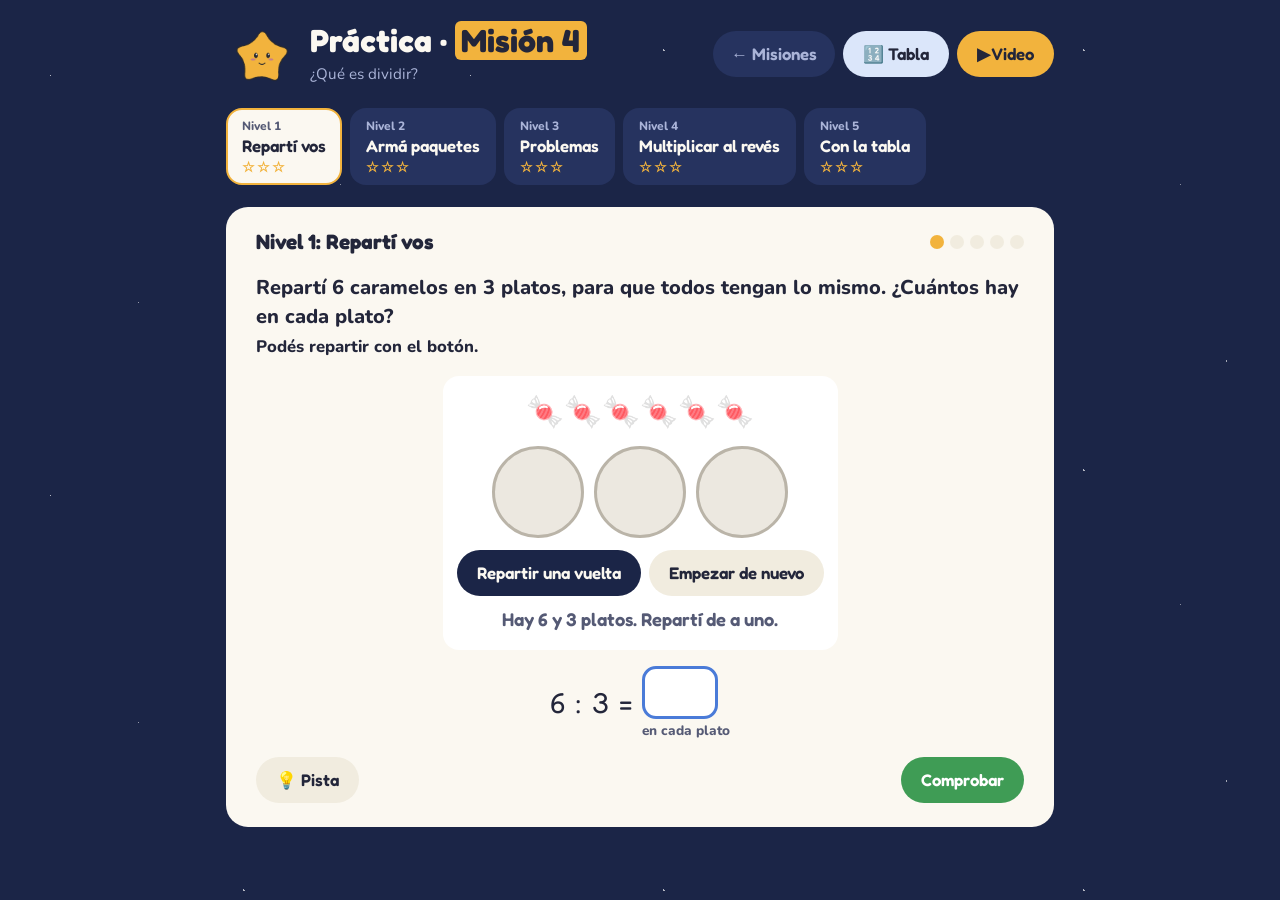
<file: M4_practica.html>
<!doctype html>
<html lang="es">
<head>
<meta charset="utf-8">
<meta name="viewport" content="width=device-width, initial-scale=1, viewport-fit=cover">
<title>Práctica Misión 4</title>
<link rel="preconnect" href="https://fonts.googleapis.com">
<link rel="stylesheet" href="https://fonts.googleapis.com/css2?family=Fredoka:wght@500;600;700&family=Nunito:wght@600;800&display=swap">
<link rel="stylesheet" href="practica.css">
<style>
/* Mission 4 only: hands-on sharing and packing boards */
.lab { display: grid; gap: 12px; justify-items: center; background: #fff; border-radius: 16px; padding: 14px; }
.lab .pile { display: flex; flex-wrap: wrap; gap: 2px; justify-content: center; font-size: 1.9rem; min-height: 2.4rem; max-width: 420px; }
.lab .targets { display: flex; flex-wrap: wrap; gap: 10px; justify-content: center; }
.lab .bag { font-size: 1.5rem; }
.lab .lab-btns { display: flex; gap: 8px; flex-wrap: wrap; justify-content: center; }
.lab .msg { font: 600 1.15rem var(--display); color: var(--ink-2); min-height: 1.5em; text-align: center; }
</style>

</head>
<body>
<div class="wrap">

<header>
  <img class="mascot" id="mascot" src="mascot.png" alt="">
  <div>
    <h1>Práctica · <mark>Misión 4</mark></h1>
    <p class="sub">¿Qué es dividir?</p>
  </div>
  <div class="head-btns">
    <a class="back-btn" href="index.html">← Misiones</a>
    <button class="table-btn" id="tableBtn">🔢 Tabla</button>
    <button class="video-btn" id="videoBtn">▶ Video</button>
  </div>
</header>

<div class="video-box" id="videoBox">
  <video controls preload="none" src="M4_que_es_dividir.mp4"></video>
</div>

<section class="ptable-box" id="tableBox">
  <p>Tabla pitagórica: tocá un número de la tabla y mirá su fila y su columna.</p>
  <table class="ptable" id="ptable"></table>
  <div class="readout" id="readout"></div>
</section>

<nav class="levels" id="levels"></nav>

<main class="card" id="card"></main>

</div>

<script src="practica.js"></script>
<script>
// ---------- Misión 4: ¿qué es dividir? ----------
const ITEMS = [['🍬', 'caramelos'], ['🍓', 'frutillas'], ['🍪', 'galletitas'], ['⚽', 'pelotas'], ['🖍️', 'crayones']];

// Hands-on board: share N items among K plates, one round at a time.
function dealPic(N, K, em) {
  const lab = h('div', 'lab'), pile = h('div', 'pile'), tg = h('div', 'targets'), msg = h('div', 'msg');
  const btns = h('div', 'lab-btns'), go = h('button', '', 'Repartir una vuelta'), again = h('button', 'alt', 'Empezar de nuevo');
  let left, plates;
  const draw = () => {
    pile.textContent = em.repeat(left);
    tg.innerHTML = '';
    plates.forEach(k => tg.appendChild(h('div', 'bag', em.repeat(k) || '&nbsp;')));
  };
  const reset = () => { left = N; plates = Array(K).fill(0); go.disabled = false; msg.textContent = `Hay ${N} y ${K} platos. Repartí de a uno.`; draw(); };
  go.onclick = () => {
    plates = plates.map(k => k + 1); left -= K; draw();
    if (left < K) { go.disabled = true; msg.textContent = '¡Se terminaron! Contá cuántos hay en un plato.'; }
    else msg.textContent = `Quedan ${left}. Otra vuelta…`;
  };
  again.onclick = reset;
  btns.append(go, again); lab.append(pile, tg, btns, msg); reset();
  const w = h('div', 'pic'); w.appendChild(lab); return w;
}
// Hands-on board: pack N items in boxes of `size`.
function packPic(N, size, em) {
  const lab = h('div', 'lab'), pile = h('div', 'pile'), tg = h('div', 'targets'), msg = h('div', 'msg');
  const btns = h('div', 'lab-btns'), go = h('button', '', 'Llenar una caja'), again = h('button', 'alt', 'Empezar de nuevo');
  let left, boxes;
  const draw = () => {
    pile.textContent = em.repeat(left);
    tg.innerHTML = '';
    for (let i = 0; i < boxes; i++) tg.appendChild(h('div', 'bag box', em.repeat(size)));
  };
  const reset = () => { left = N; boxes = 0; go.disabled = false; msg.textContent = `Hay ${N}. Cada caja lleva ${size}.`; draw(); };
  go.onclick = () => {
    left -= size; boxes++; draw();
    if (left < size) { go.disabled = true; msg.textContent = '¡Listo! Contá las cajas.'; }
    else msg.textContent = `${boxes} ${boxes === 1 ? 'caja' : 'cajas'}… quedan ${left}.`;
  };
  again.onclick = reset;
  btns.append(go, again); lab.append(pile, tg, btns, msg); reset();
  const w = h('div', 'pic'); w.appendChild(lab); return w;
}

const divFill = (N, K, label) => ({
  kind: 'fill', parts: [String(N), ':', String(K), '=', null], labels: [label],
  solution: [N / K], validate: v => v[0] === N / K,
});

function qShare(i) {
  const [N, K] = pick([[[6, 2], [8, 2], [6, 3]], [[9, 3], [10, 2], [8, 4]], [[12, 4], [12, 3], [15, 5]],
                       [[16, 4], [18, 3], [20, 4]], [[20, 5], [24, 4], [18, 6]]][i]);
  const [em, name] = pick(ITEMS);
  return {
    ...divFill(N, K, 'en cada plato'),
    prompt: `Repartí ${N} ${name} en ${K} platos, para que todos tengan lo mismo. ¿Cuántos hay en cada plato?<br><small>Podés repartir con el botón.</small>`,
    pic: () => dealPic(N, K, em),
    hint: `Tocá “Repartir una vuelta” hasta que se terminen. O pensá: ¿${K} por cuánto da ${N}?`,
    why: `${N} : ${K} = ${N / K}, porque ${K} × ${N / K} = ${N}.`,
  };
}
function qPack(i) {
  const [N, size] = pick([[[6, 2], [8, 4], [9, 3]], [[10, 2], [12, 4], [10, 5]], [[12, 3], [15, 3], [16, 4]],
                          [[18, 6], [20, 4], [21, 3]], [[24, 6], [20, 5], [24, 4]]][i]);
  const [em, name] = pick(ITEMS);
  return {
    ...divFill(N, size, 'cajas'),
    prompt: `Hay ${N} ${name}. En cada caja van ${size}. ¿Cuántas cajas se pueden llenar?<br><small>Podés llenar las cajas con el botón.</small>`,
    pic: () => packPic(N, size, em),
    hint: `Llená cajas de ${size} hasta que no queden. O pensá: ¿${size} por cuánto da ${N}?`,
    why: `${N} : ${size} = ${N / size} cajas, porque ${N / size} × ${size} = ${N}.`,
  };
}

const SHARE = [
  (N, K) => `La abuela reparte ${N} figuritas entre sus ${K} nietos, a todos igual. ¿Cuántas le da a cada uno?`,
  (N, K) => `${N} chicos se ordenan en ${K} filas iguales. ¿Cuántos chicos hay en cada fila?`,
  (N, K) => `Una panadería reparte ${fmt(N)} medialunas en ${K} bares, en partes iguales. ¿Cuántas recibe cada bar?`,
];
const GROUP = [
  (N, K) => `Juli arma cajas de ${K} alfajores. Tiene ${N} alfajores. ¿Cuántas cajas puede armar?`,
  (N, K) => `En cada estante entran ${K} revistas. ¿Cuántos estantes se llenan con ${N} revistas?`,
  (N, K) => `Cada triciclo lleva 3 ruedas. ¿Cuántos triciclos se arman con ${fmt(N)} ruedas?`,
];
function qProblem(i) {
  if (i === 4) {
    return {
      kind: 'multi',
      prompt: 'Juli cocinó 35 empanadas y las puso en 7 platos, todos con la misma cantidad. ¿Qué cálculos sirven para saber cuántas hay en cada plato?<br><small>Puede haber más de uno.</small>',
      options: shuffle([
        { t: '35 : 7 = 5', ok: true }, { t: '7 × 5 = 35', ok: true }, { t: '5 + 5 + 5 + 5 + 5 + 5 + 5 = 35', ok: true },
        { t: '35 + 7 = 42', ok: false }, { t: '35 − 7 = 28', ok: false },
      ]),
      hint: 'Hay 7 platos con la misma cantidad. ¿Qué número, 7 veces, da 35?',
      why: 'Sirven 35 : 7 = 5, 7 × 5 = 35 y la suma de siete 5. En cada plato hay 5 empanadas.',
    };
  }
  const share = i % 2 === 0;
  let N, K, txt;
  if (i === 3) {                       // big round numbers, like the book
    const s = Math.random() < 0.5;
    if (s) { K = pick([2, 3, 4]); N = K * pick([100, 200, 300]); txt = SHARE[2](N, K); }
    else { K = 3; N = 3 * pick([100, 200, 300]); txt = GROUP[2](N, K); }
    return fillProblem(N, K, txt, s);
  }
  K = i < 2 ? rnd(2, 4) : rnd(4, 8);
  const r = i < 2 ? rnd(2, 5) : rnd(4, 9);
  N = K * r;
  txt = share ? pick(SHARE.slice(0, 2))(N, K) : pick(GROUP.slice(0, 2))(N, K);
  return fillProblem(N, K, txt, share);
}
function fillProblem(N, K, txt, share) {
  const r = N / K;
  return {
    kind: 'fill', parts: [null, ':', null, '=', null],
    labels: share ? ['cantidad', 'grupos', 'en cada uno'] : ['cantidad', 'en cada uno', 'grupos'],
    solution: [N, K, r], validate: v => v[0] === N && v[1] === K && v[2] === r,
    prompt: txt + '<br><small>Escribí la división.</small>',
    hint: share ? `Se reparte ${fmt(N)} en ${K} partes iguales: ${fmt(N)} : ${K}. ¿${K} por cuánto da ${fmt(N)}?`
                : `Se arman grupos de ${K} con ${fmt(N)}: ${fmt(N)} : ${K}. ¿Cuántas veces entra el ${K}?`,
    why: `${fmt(N)} : ${K} = ${fmt(r)}, porque ${K} × ${fmt(r)} = ${fmt(N)}.`,
  };
}

function qReverse(i) {
  if (i < 2) {
    const K = i === 0 ? rnd(2, 5) : rnd(4, 9), r = i === 0 ? rnd(2, 5) : rnd(4, 9), N = K * r;
    return {
      kind: 'fill', parts: [`${K} ×`, null, `= ${N}`, '   entonces   ', `${N} : ${K} =`, null], labels: ['', ''],
      solution: [r, r], validate: v => v[0] === r && v[1] === r,
      prompt: 'Dividir es multiplicar al revés. Completá las dos.',
      hint: `¿${K} por cuánto da ${N}? Ese mismo número es el resultado de ${N} : ${K}.`,
      why: `${K} × ${r} = ${N}, entonces ${N} : ${K} = ${r}.`,
    };
  }
  if (i < 4) {
    const K = i === 2 ? pick([8, 10, 5]) : rnd(3, 9), r = i === 2 ? 10 : rnd(3, 9), N = K * r;
    return {
      kind: 'fill', parts: [null, ':', String(K), '=', String(r)], solution: [N], validate: v => v[0] === N,
      prompt: `Se escribió un número en la calculadora, se lo dividió por ${K} y dio ${r}. ¿Qué número era?`,
      hint: `Pensalo con platos: ${K} platos con ${r} en cada uno. ¿Cuántos había en total?`,
      why: `${K} × ${r} = ${N}. Comprobamos: ${N} : ${K} = ${r}.`,
    };
  }
  const k = pick([7, 6, 5, 4]);
  return {
    kind: 'fill', parts: [`${k * 100} : ${k} =`, null], solution: [100], validate: v => v[0] === 100,
    prompt: `Lucía pone ${k} bombones en cada caja. Tiene ${k * 100} bombones. ¿Cuántas cajas arma?`,
    hint: `Pensá: ¿${k} por cuánto da ${k * 100}?`,
    why: `${k} × 100 = ${k * 100}, entonces ${k * 100} : ${k} = 100 cajas.`,
  };
}

function qTable(i) {
  if (i === 4) {
    const K = rnd(3, 9), r = rnd(3, 9), N = K * r, wrong = Math.random() < 0.5, shown = wrong ? r + pick([1, -1]) : r;
    return {
      kind: 'choice', prompt: `¿Está bien esta división? <span class="big">${N} : ${K} = ${shown}</span>`,
      options: [{ t: 'Sí, está bien', ok: !wrong }, { t: 'No, está mal', ok: wrong }],
      hint: `Comprobá multiplicando: ¿${K} × ${shown} da ${N}?`,
      why: `${K} × ${shown} = ${K * shown}${wrong ? `, no ${N}. Lo correcto es ${N} : ${K} = ${r}.` : `. ¡Está bien!`}`,
    };
  }
  const K = i < 2 ? rnd(2, 5) : rnd(6, 9), r = i < 2 ? rnd(2, 6) : rnd(4, 9), N = K * r;
  return {
    ...divFill(N, K, ''),
    prompt: 'Resolvé. Podés usar la 🔢 Tabla.',
    hint: `En la 🔢 Tabla buscá la fila del ${K}, seguí hasta encontrar el ${N} y mirá arriba de la columna.`,
    why: `${N} : ${K} = ${r}, porque ${K} × ${r} = ${N}.`,
  };
}

const MISSION_LEVELS = [
  { name: 'Repartí vos', make: qShare },
  { name: 'Armá paquetes', make: qPack },
  { name: 'Problemas', make: qProblem },
  { name: 'Multiplicar al revés', make: qReverse },
  { name: 'Con la tabla', make: qTable },
];
startPractice({ key: 'mision4-practica', levels: MISSION_LEVELS });
</script>
</body>
</html>
</file>
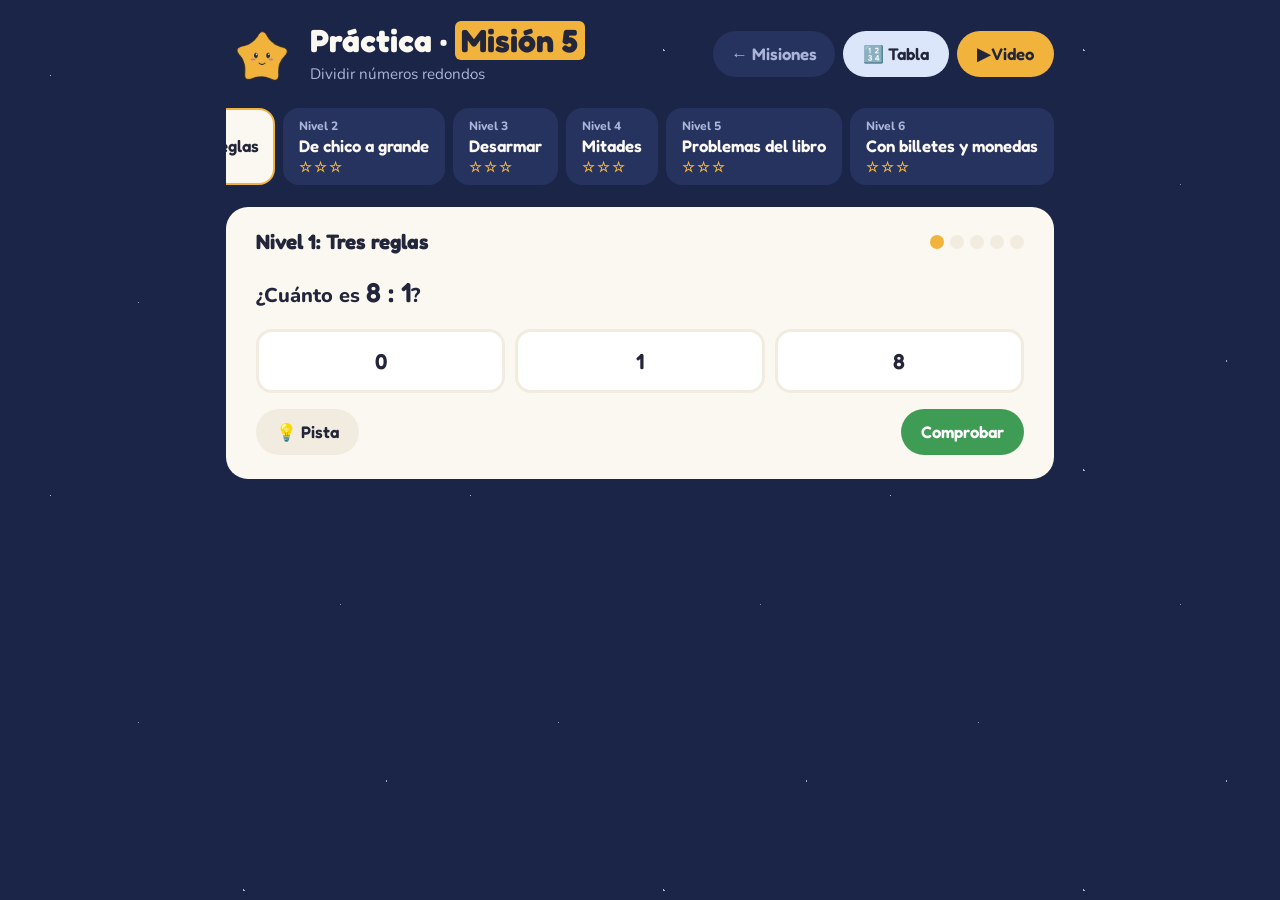
<file: M5_practica.html>
<!doctype html>
<html lang="es">
<head>
<meta charset="utf-8">
<meta name="viewport" content="width=device-width, initial-scale=1, viewport-fit=cover">
<title>Práctica Misión 5</title>
<link rel="preconnect" href="https://fonts.googleapis.com">
<link rel="stylesheet" href="https://fonts.googleapis.com/css2?family=Fredoka:wght@500;600;700&family=Nunito:wght@600;800&display=swap">
<link rel="stylesheet" href="practica.css">

</head>
<body>
<div class="wrap">

<header>
  <img class="mascot" id="mascot" src="mascot.png" alt="">
  <div>
    <h1>Práctica · <mark>Misión 5</mark></h1>
    <p class="sub">Dividir números redondos</p>
  </div>
  <div class="head-btns">
    <a class="back-btn" href="index.html">← Misiones</a>
    <button class="table-btn" id="tableBtn">🔢 Tabla</button>
    <button class="video-btn" id="videoBtn">▶ Video</button>
  </div>
</header>

<div class="video-box" id="videoBox">
  <video controls preload="none" src="M5_dividir_redondos.mp4"></video>
</div>

<section class="ptable-box" id="tableBox">
  <p>Tabla pitagórica: tocá un número de la tabla y mirá su fila y su columna.</p>
  <table class="ptable" id="ptable"></table>
  <div class="readout" id="readout"></div>
</section>

<nav class="levels" id="levels"></nav>

<main class="card" id="card"></main>

</div>

<script src="practica.js"></script>
<script>
// ---------- Misión 5: dividir números redondos ----------
const one = (N, K, label) => ({
  kind: 'fill', parts: [fmt(N), ':', fmt(K), '=', null], labels: [label || ''],
  solution: [N / K], validate: v => v[0] === N / K,
});

function qRules(i) {
  if (i === 3) {
    return {
      kind: 'multi', prompt: '¿Cuáles de estas divisiones dan cero?<br><small>Puede haber más de una.</small>',
      options: shuffle([
        { t: '3 : 3', ok: false }, { t: '0 : 1', ok: true }, { t: '10 : 10', ok: false },
        { t: '0 : 5', ok: true }, { t: '0 : 10', ok: true }, { t: '1 : 1', ok: false },
      ]),
      hint: 'Da cero cuando no hay nada para repartir: cuando el primer número es 0.',
      why: '0 : 1, 0 : 5 y 0 : 10 dan cero. 3 : 3, 10 : 10 y 1 : 1 dan uno.',
    };
  }
  if (i === 4) {
    return {
      kind: 'fill', parts: [null, ':', null, '=', '1'], labels: ['', ''],
      solution: [7, 7], validate: v => v[0] === v[1] && v[0] > 0,
      prompt: 'Inventá una división que dé 1.',
      hint: 'Pensá: ¿cuándo cada uno recibe uno solo? Cuando hay tantos caramelos como chicos.',
      why: 'Cualquier número dividido por sí mismo da 1: 7 : 7 = 1, 25 : 25 = 1…',
    };
  }
  const kind = i % 3;   // 0: n:1, 1: n:n, 2: 0:n
  const n = i < 3 ? rnd(2, 9) : rnd(11, 50);
  const [N, K, r, hint] = [
    [n, 1, n, `Si repartís ${n} entre uno solo, se lleva todo.`],
    [n, n, 1, `${n} caramelos para ${n} chicos: uno para cada uno.`],
    [0, n, 0, 'Si no hay nada para repartir, nadie recibe nada.'],
  ][kind];
  const opts = [...new Set([0, 1, n])];
  return {
    kind: 'choice', prompt: `¿Cuánto es <span class="big">${N} : ${K}</span>?`,
    options: shuffle(opts.map(v => ({ t: String(v), ok: v === r }))),
    hint, why: `${N} : ${K} = ${r}. ${hint}`,
  };
}

function qFamily(i) {
  if (i === 4) {
    const [s, K] = pick([[6, 3], [8, 4], [9, 3], [6, 2], [8, 2]]), z = pick([100, 1000]);
    return {
      kind: 'choice', prompt: `¿Qué división chiquita ayuda a resolver <span class="big">${fmt(s * z)} : ${K}</span>?`,
      options: shuffle([{ t: `${s} : ${K}`, ok: true }, { t: `${s} : 1`, ok: false }, { t: `${K} : ${K}`, ok: false },
                        { t: `${s * z} : 1`.replace(/\B(?=(\d{3})+(?!\d))/g, '.'), ok: false }]),
      hint: 'Sacale los ceros al número grande.',
      why: `${s} : ${K} = ${s / K}, y con los ceros: ${fmt(s * z)} : ${K} = ${fmt(s * z / K)}.`,
    };
  }
  const [s, K] = pick([[8, 2], [6, 2], [4, 2], [6, 3], [9, 3], [8, 4], [10, 2], [10, 5]]);
  const z = [1, 10, 100, 1000, pick([10, 100, 1000])][i];
  const N = s * z;
  return {
    ...one(N, K), prompt: i === 0 ? 'Empezamos por la división chiquita.' : 'Usá la división chiquita y agregá los ceros.',
    hint: z === 1 ? `¿${K} por cuánto da ${s}? Podés usar la 🔢 Tabla.`
                  : `${s} : ${K} = ${s / K}. Ahora agregá los ceros que tiene ${fmt(N)} de más.`,
    why: `${s} : ${K} = ${s / K}, entonces ${fmt(N)} : ${K} = ${fmt(N / K)}.`,
  };
}

function qSplit(i) {
  // N = K × q, split as K×10a + K×b (both easy)
  const K = i < 2 ? pick([2, 5]) : pick([2, 3, 4, 5]);
  const a = i === 4 ? 10 : i < 2 ? 1 : rnd(1, 2), b = rnd(1, 9);
  const big = K * 10 * a, small = K * b, N = big + small;
  return {
    kind: 'fill', labels: ['', '', 'total'],
    parts: [`${fmt(big)} : ${K} =`, null, `${small} : ${K} =`, null, 'Sumá:', null],
    solution: [big / K, b, N / K], validate: v => v[0] === big / K && v[1] === b && v[2] === N / K,
    prompt: `Desarmá para resolver <span class="big">${fmt(N)} : ${K}</span>. Lo partimos en ${fmt(big)} y ${small}.`,
    hint: `${fmt(big)} : ${K} es fácil con ceros (${big / 10 ** (a === 10 ? 2 : 1)} : ${K}). Para ${small} : ${K} podés usar la 🔢 Tabla.`,
    why: `${fmt(big)} : ${K} + ${small} : ${K} = ${fmt(big / K)} + ${b} = ${fmt(N / K)}`,
  };
}

function qHalves(i) {
  if (i === 2) {
    return {
      kind: 'fill', parts: ['1.000 : 2 =', null, '1.000 : 4 =', null, '1.000 : 8 =', null], labels: ['', '', ''],
      solution: [500, 250, 125], validate: v => v[0] === 500 && v[1] === 250 && v[2] === 125,
      prompt: 'La mitad, la mitad de la mitad, y otra vez la mitad.',
      hint: 'La mitad de 1.000 es 500. La mitad de 500 es 250. La mitad de 250 es 125.',
      why: '1.000 : 2 = 500, 1.000 : 4 = 250, 1.000 : 8 = 125.',
    };
  }
  if (i === 3) {
    return {
      kind: 'choice', prompt: 'Para dividir por 4, ¿qué podés hacer?',
      options: shuffle([{ t: 'La mitad de la mitad', ok: true }, { t: 'Sólo la mitad', ok: false },
                        { t: 'Sacar un cero', ok: false }, { t: 'El doble del doble', ok: false }]),
      hint: 'Dividir por 2 es la mitad. Y 4 es 2 por 2.',
      why: 'Dividir por 4 es hacer la mitad, y después la mitad otra vez.',
    };
  }
  if (i === 4) {
    const N = pick([200, 400, 120, 800, 600]);
    return {
      kind: 'fill', parts: [`${N} : 2 =`, null, `${N} : 4 =`, null], labels: ['mitad', 'mitad de la mitad'],
      solution: [N / 2, N / 4], validate: v => v[0] === N / 2 && v[1] === N / 4,
      prompt: 'Usá la mitad de la mitad.',
      hint: `La mitad de ${N} es ${N / 2}. Y la mitad de eso…`,
      why: `${N} : 2 = ${N / 2}, y la mitad de ${N / 2} es ${N / 4}.`,
    };
  }
  const N = i === 0 ? pick([10, 20, 40, 60, 80]) : pick([100, 300, 500, 700, 900, 1.4e3]);
  return {
    ...one(N, 2, 'la mitad'), prompt: 'Dividir por 2 es buscar la mitad.',
    hint: `¿Qué número, sumado dos veces, da ${fmt(N)}?`,
    why: `${fmt(N / 2)} + ${fmt(N / 2)} = ${fmt(N)}, entonces ${fmt(N)} : 2 = ${fmt(N / 2)}.`,
  };
}

const PROBS = [
  () => { const N = pick([400, 800, 1200, 1400, 1600]); return [N, 2, true, `Caro y Laura recibieron $${fmt(N)} para repartir en partes iguales. ¿Cuánto le toca a cada una?`]; },
  () => { const N = pick([500, 1000, 1500]); return [N, 5, true, `Martina tiene ${fmt(N)} globos para ${5} salones, la misma cantidad en cada uno. ¿Cuántos van en cada salón?`]; },
  () => { const N = pick([350, 500, 250, 120, 480]); return [N, 10, false, `¿Cuántas monedas de $10 se necesitan para pagar $${N}?`]; },
  () => { const N = pick([3500, 5000, 1200, 2400]); return [N, 100, false, `¿Cuántos billetes de $100 se necesitan para pagar $${fmt(N)}?`]; },
  () => { const N = pick([850, 600, 430, 1000]); return [N, 10, true, `Una fábrica preparó ${fmt(N)} empanadas para repartir en partes iguales entre sus 10 sucursales. ¿Cuántas recibe cada una?`]; },
  () => { const N = pick([200, 400, 100]); return [N, 20, false, `Julio acomoda ${N} revistas, 20 en cada estante. ¿Cuántos estantes llena?`]; },
  () => { const N = pick([600, 900, 300]); return [N, 3, false, `Cada triciclo lleva 3 ruedas. ¿Cuántos triciclos se arman con ${N} ruedas?`]; },
];
function qBookProblems(i) {
  if (i === 4) {
    const [q, anchor, more] = pick([['306 : 3', '300 : 3 = 100', true], ['495 : 5', '500 : 5 = 100', false],
                                    ['412 : 4', '400 : 4 = 100', true], ['396 : 4', '400 : 4 = 100', false],
                                    ['210 : 2', '200 : 2 = 100', true], ['190 : 2', '200 : 2 = 100', false]]);
    return {
      kind: 'choice', prompt: `Sin hacer la cuenta: ¿<span class="big">${q}</span> da más o menos que 100?`,
      options: [{ t: 'Más que 100', ok: more }, { t: 'Menos que 100', ok: !more }],
      hint: `Buscá una división parecida que dé 100. Pensá: ${anchor}.`,
      why: `Pensá: ${anchor}. Entonces ${q} da ${more ? 'un poco más' : 'un poco menos'} que 100.`,
    };
  }
  const [N, K, share, txt] = PROBS[[0, pick([2, 6]), pick([1, 4]), pick([3, 5])][i]]();
  const r = N / K;
  return {
    kind: 'fill', parts: [null, ':', null, '=', null],
    labels: share ? ['cantidad', 'partes', 'en cada una'] : ['cantidad', 'en cada uno', 'cuántos'],
    solution: [N, K, r], validate: v => v[0] === N && v[1] === K && v[2] === r,
    prompt: txt + '<br><small>Escribí la división.</small>',
    hint: K === 10 ? 'Dividir por 10 es sacar un cero.' : K === 100 ? 'Dividir por 100 es sacar dos ceros.'
         : `Usá una división chiquita: sacale los ceros a ${fmt(N)} y dividí por ${K}.`,
    why: `${fmt(N)} : ${K} = ${fmt(r)}, porque ${K} × ${fmt(r)} = ${fmt(N)}.`,
  };
}


// Bigger round numbers whose "small division" has two digits (350 : 5 -> 35 : 5, 2.700 : 3 -> 27 : 3).
// The helper is money: 350 is 35 coins of $10, 2.700 is 27 bills of $100.
function qBills(i) {
  const tens = [[35, 5], [24, 4], [42, 6], [28, 7], [45, 5], [32, 4], [18, 3], [21, 3]];
  const hundreds = [[27, 3], [24, 4], [18, 3], [16, 2], [35, 5], [12, 4], [36, 6], [14, 2]];
  const z = i < 2 ? 10 : 100;
  const [s, K] = pick(i < 2 ? tens : hundreds), N = s * z, r = N / K;
  const what = z === 10 ? `${s} monedas de $10` : `${s} billetes de $100`;
  const base = {
    ...one(N, K), hintPic: () => moneyPic([[z, s]]),
    hint: `${fmt(N)} son ${what}. Repartilos entre ${K}: ${s} : ${K} (podés usar la 🔢 Tabla). Después volvé a poner ${z === 10 ? 'el cero' : 'los dos ceros'}.`,
    why: `${fmt(N)} son ${what}. ${s} : ${K} = ${s / K}, entonces ${fmt(N)} : ${K} = ${fmt(r)}. Comprobamos: ${K} × ${fmt(r)} = ${fmt(N)}.`,
  };
  if (i === 4) {
    const KIDS = { 2: 'Dos', 3: 'Tres', 4: 'Cuatro', 5: 'Cinco', 6: 'Seis' };
    return { ...base, prompt: `${KIDS[K]} hermanos recibieron $${fmt(N)} de regalo y lo reparten en partes iguales. ¿Cuánto le toca a cada uno?`, labels: ['$ cada uno'] };
  }
  return { ...base, prompt: 'Resolvé. Si te cuesta, pensalo con plata.' };
}

const MISSION_LEVELS = [
  { name: 'Tres reglas', make: qRules },
  { name: 'De chico a grande', make: qFamily },
  { name: 'Desarmar', make: qSplit },
  { name: 'Mitades', make: qHalves },
  { name: 'Problemas del libro', make: qBookProblems },
  { name: 'Con billetes y monedas', make: qBills },
];
startPractice({ key: 'mision5-practica', levels: MISSION_LEVELS });
</script>
</body>
</html>
</file>
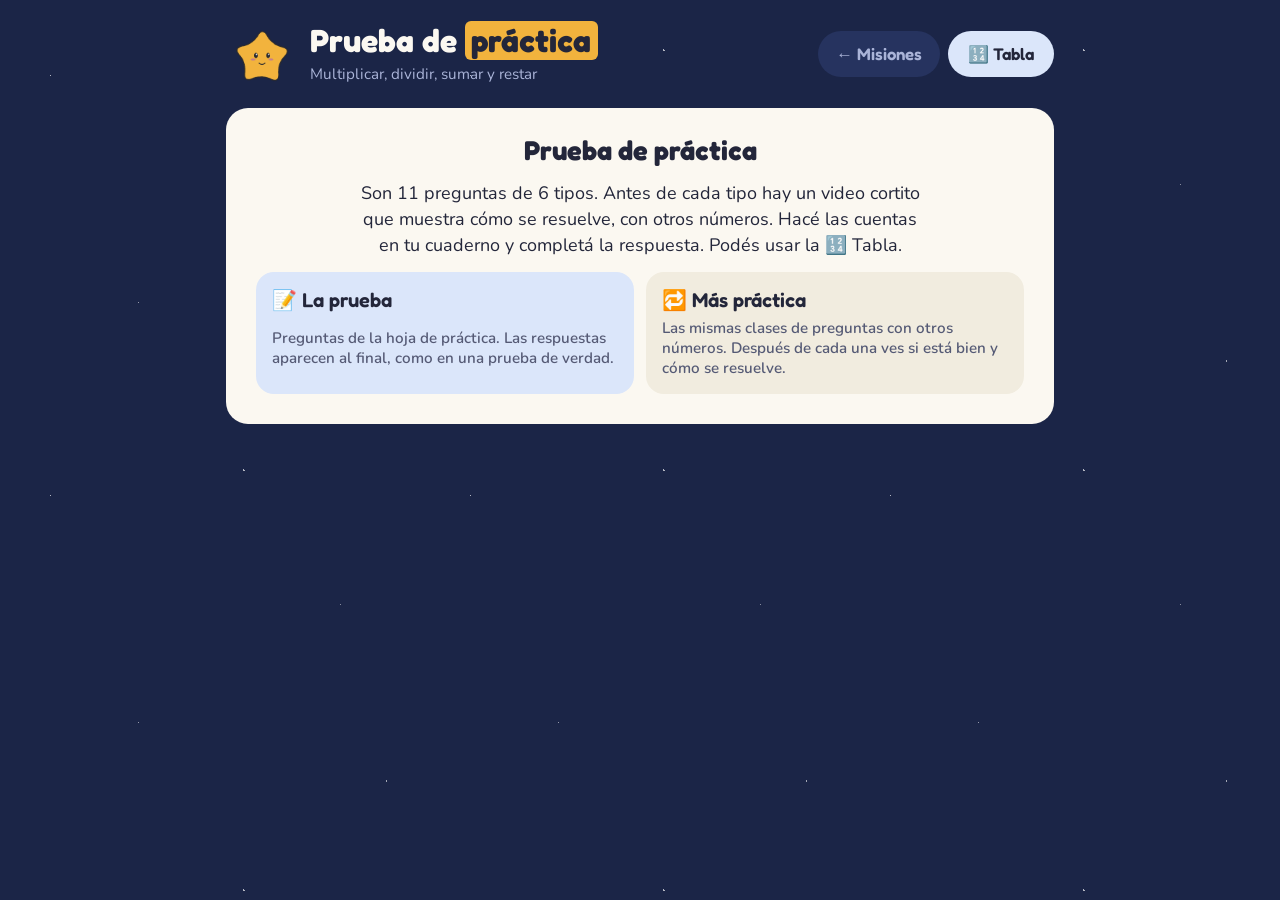
<file: prueba.html>
<!doctype html>
<html lang="es">
<head>
<meta charset="utf-8">
<meta name="viewport" content="width=device-width, initial-scale=1, viewport-fit=cover">
<title>Prueba de práctica</title>
<link rel="preconnect" href="https://fonts.googleapis.com">
<link rel="stylesheet" href="https://fonts.googleapis.com/css2?family=Fredoka:wght@500;600;700&family=Nunito:wght@600;800&display=swap">
<link rel="stylesheet" href="practica.css">
<style>
/* Test page: start screen (two modes), a short "cómo se resuelve" clip before each question type, one question
   per card with a blank for the answer, then a results screen that shows each answer next to a worked solution. */
.group-title { font: 600 1.05rem var(--display); color: var(--ink-2); margin: 0; }
.qtext { font-size: 1.2rem; font-weight: 800; margin: 0; }
.qtext.calc { font: 600 2rem var(--display); }
.context { background: var(--paper-2); border-radius: 12px; padding: 10px 14px; font-weight: 800; }
.answer-row { display: flex; gap: 10px; align-items: center; flex-wrap: wrap; font: 600 1.6rem var(--display); }
.answer-row input.num { background: #fff; color: var(--ink); width: 6ch; font: 600 1.6rem var(--display); text-align: center; border: 3px solid var(--paper-2); border-radius: 12px; padding: 6px; }
.answer-row label { font: 600 1.1rem var(--display); color: var(--ink-2); }
input:focus, textarea:focus { outline: none; border-color: var(--a) !important; }
.solution { background: var(--good-soft); border-radius: 14px; padding: 12px 16px; display: grid; gap: 4px; }
.solution b { color: var(--good); font-family: var(--display); }
.solution p { margin: 0; font-weight: 800; }
.verdict { font: 600 1.2rem var(--display); }
.verdict.ok { color: var(--good); }
.verdict.no { color: var(--bad); }
.start { display: grid; gap: 14px; justify-items: center; text-align: center; padding: 6px 0; }
.start h2 { font: 700 1.7rem var(--display); margin: 0; }
.start p { margin: 0; max-width: 560px; }
.modes { display: grid; grid-template-columns: repeat(auto-fit, minmax(230px, 1fr)); gap: 12px; width: 100%; }
.mode { background: var(--paper-2); color: var(--ink); border-radius: 18px; padding: 16px; text-align: left; display: grid; gap: 6px; min-height: 0; }
.mode b { font: 600 1.25rem var(--display); }
.mode span { font: 600 .95rem var(--body); color: var(--ink-2); }
.mode.main { background: var(--a-soft); }
.review { display: grid; gap: 12px; }
.review .item { border: 2px solid var(--paper-2); border-radius: 16px; padding: 12px 14px; display: grid; gap: 8px; }
.review .item.ok { border-color: var(--good); }
.review .item.no { border-color: var(--bad); }
.review .mine { font-weight: 800; color: var(--ink-2); }
.score { font: 700 2.4rem var(--display); color: var(--star); }
</style>
</head>
<body>
<div class="wrap">

<header>
  <img class="mascot" id="mascot" src="mascot.png" alt="">
  <div>
    <h1>Prueba de <mark>práctica</mark></h1>
    <p class="sub">Multiplicar, dividir, sumar y restar</p>
  </div>
  <div class="head-btns">
    <a class="back-btn" href="index.html">← Misiones</a>
    <button class="table-btn" id="tableBtn">🔢 Tabla</button>
  </div>
</header>

<section class="ptable-box" id="tableBox">
  <p>Tabla pitagórica: tocá un número de la tabla y mirá su fila y su columna.</p>
  <table class="ptable" id="ptable"></table>
  <div class="readout" id="readout"></div>
</section>

<main class="card" id="card"></main>

</div>

<script src="practica.js"></script>
<script>
(() => {
// ---------- helpers ----------
const card = $('#card');
const F = n => fmt(n);

// Numbers that appear in a sentence ("Hay 2.407 cuadernos" -> [2407]).
const numbersIn = s => (s.match(/\d{1,3}(?:\.\d{3})+|\d+/g) || []).map(x => +x.replace(/\./g, ''));

// ---------- the exact questions of the school's practice sheet ----------
const G = {
  1: '1. Leé y resolvé las siguientes situaciones problemáticas.',
  2: '2. Resolvé la siguiente situación problemática.',
  3: '3. Descubrí qué número se escribió en la calculadora.',
  4: '4. Leé y resolvé.',
  5: '5. Resolvé los siguientes cálculos.',
  6: '6. Resolvé las siguientes multiplicaciones.',
};
const two = (g, letter, text, a, b, c, d, unit, answer) => ({
  g, letter, type: 'problem', text, expected: a * b + c * d,
  solution: [`${a} × ${b} = ${a * b}`, `${c} × ${d} = ${c * d}`, `${a * b} + ${c * d} = ${a * b + c * d}`],
  model: answer(a * b + c * d),
});
const blank = (letter, text, before, after, expected, solution, model) =>
  ({ g: 3, letter, type: 'blank', text, before, after, expected, solution, model });
const calc = (g, letter, expr, expected, solution) => ({ g, letter, type: 'calc', text: expr, expected, solution });

function examQuestions() {
  return [
    two(1, 'a', 'En un teatro hay dos sectores de butacas. En el primero hay 6 filas de 8 butacas cada una y en el segundo hay 4 filas de 5 butacas cada una. ¿Cuántas butacas hay en total?',
        6, 8, 4, 5, 'butacas', n => `Hay ${n} butacas en total.`),
    two(1, 'b', 'En una biblioteca organizaron los libros en dos estanterías. En una colocaron 7 estantes con 9 libros cada uno y en la otra, 5 estantes con 6 libros cada uno. ¿Cuántos libros acomodaron en total?',
        7, 9, 5, 6, 'libros', n => `Acomodaron ${n} libros en total.`),
    two(1, 'c', 'Para una fiesta prepararon 8 bandejas con 10 sándwiches cada una y 6 bandejas con 4 sándwiches cada una. ¿Cuántos sándwiches prepararon en total?',
        8, 10, 6, 4, 'sándwiches', n => `Prepararon ${n} sándwiches en total.`),
    { g: 2, letter: '', type: 'problem', expected: 900,
      text: 'Tres hermanos recibieron $2.700 de regalo. ¿Cuánto dinero le corresponde a cada uno si lo reparten en partes iguales?',
      solution: ['2.700 : 3 = 900', 'Pensalo con billetes: $2.700 son 27 billetes de $100. 27 : 3 = 9 billetes para cada uno: $900.', 'Comprobamos: 3 × 900 = 2.700'],
      model: 'A cada uno le corresponden $900.' },
    blank('a', 'Se escribió un número, se lo dividió por 6 y el visor mostró 200. ¿Qué número se escribió?', '', ': 6 = 200', 1200,
          ['6 × 200 = 1.200', 'Comprobamos: 1.200 : 6 = 200'], 'Multipliqué 6 × 200, porque la multiplicación es lo contrario de la división.'),
    blank('b', 'Se escribió un número, se lo multiplicó por 4 y el visor mostró 800. ¿Qué número se escribió?', '', '× 4 = 800', 200,
          ['800 : 4 = 200', 'Comprobamos: 200 × 4 = 800'], 'Dividí 800 : 4, porque la división es lo contrario de la multiplicación.'),
    blank('c', 'Se escribió un número, se le sumaron 350 y el visor mostró 1.000. ¿Qué número se escribió?', '', '+ 350 = 1.000', 650,
          ['1.000 − 350 = 650', 'Comprobamos: 650 + 350 = 1.000'], 'Resté 1.000 − 350, porque la resta es lo contrario de la suma.'),
    { g: 4, letter: 'a', type: 'problem', expected: 6343, keep: true,
      context: 'En una librería tenían 8.750 cuadernos. Durante la primera semana vendieron 2.865 y durante la segunda, 3.478.',
      text: '¿Cuántos cuadernos vendieron entre las dos semanas?',
      solution: ['2.865 + 3.478 = 6.343'], model: 'Vendieron 6.343 cuadernos entre las dos semanas.' },
    { g: 4, letter: 'b', type: 'problem', expected: 2407, keep: true,
      context: 'En una librería tenían 8.750 cuadernos. Durante la primera semana vendieron 2.865 y durante la segunda, 3.478.',
      text: '¿Cuántos cuadernos quedaron sin vender?',
      solution: ['Vendieron 6.343 (la respuesta de a).', '8.750 − 6.343 = 2.407'], model: 'Quedaron 2.407 cuadernos sin vender.' },
    calc(5, 'a', '6 × 200', 1200, ['6 × 2 = 12, y los dos ceros del 200: 1.200']),
    calc(5, 'b', '4 × 300', 1200, ['4 × 3 = 12, y los dos ceros del 300: 1.200']),
    calc(5, 'c', '800 : 4', 200, ['8 : 4 = 2, y los dos ceros: 200', 'Con billetes: 8 billetes de $100 entre 4 → 2 billetes cada uno.']),
    calc(5, 'd', '350 : 5', 70, ['350 son 35 monedas de $10. 35 : 5 = 7 monedas → 70.', 'Comprobamos: 5 × 70 = 350']),
    calc(5, 'e', '7 × 100', 700, ['7 con los dos ceros del 100: 700']),
    calc(5, 'f', '900 : 3', 300, ['9 : 3 = 3, y los dos ceros: 300']),
    calc(6, 'a', '68 × 4', 272, ['68 = 60 + 8', '60 × 4 = 240', '8 × 4 = 32', '240 + 32 = 272']),
    calc(6, 'b', '47 × 6', 282, ['47 = 40 + 7', '40 × 6 = 240', '7 × 6 = 42', '240 + 42 = 282']),
    calc(6, 'c', '85 × 3', 255, ['85 = 80 + 5', '80 × 3 = 240', '5 × 3 = 15', '240 + 15 = 255']),
  ];
}

// ---------- the same kinds of questions, with new numbers ----------
const PLACES = [
  ['En un teatro hay dos sectores de butacas. En el primero hay {a} filas de {b} butacas cada una y en el segundo hay {c} filas de {d} butacas cada una. ¿Cuántas butacas hay en total?', n => `Hay ${n} butacas en total.`],
  ['En una biblioteca hay dos estanterías. En una hay {a} estantes con {b} libros cada uno y en la otra, {c} estantes con {d} libros cada uno. ¿Cuántos libros hay en total?', n => `Hay ${n} libros en total.`],
  ['Para un cumpleaños prepararon {a} bandejas con {b} empanadas cada una y {c} bandejas con {d} empanadas cada una. ¿Cuántas empanadas prepararon en total?', n => `Prepararon ${n} empanadas en total.`],
  ['En un estacionamiento hay dos sectores. En uno entran {a} filas de {b} autos y en el otro, {c} filas de {d} autos. ¿Cuántos autos entran en total?', n => `Entran ${n} autos en total.`],
  ['En una huerta armaron {a} surcos con {b} plantines cada uno y {c} surcos con {d} plantines cada uno. ¿Cuántos plantines pusieron en total?', n => `Pusieron ${n} plantines en total.`],
];
const KIDS = { 2: 'Dos', 3: 'Tres', 4: 'Cuatro', 5: 'Cinco', 6: 'Seis' };

function practiceQuestions() {
  const qs = [];
  shuffle(PLACES).slice(0, 3).forEach(([tpl, model], k) => {
    const a = rnd(3, 9), b = pick([rnd(3, 9), 10]), c = rnd(3, 9), d = rnd(3, 9);
    const text = tpl.replace('{a}', a).replace('{b}', b).replace('{c}', c).replace('{d}', d);
    qs.push(two(1, 'abc'[k], text, a, b, c, d, '', model));
  });
  const [s, K] = pick([[27, 3], [24, 4], [18, 3], [16, 2], [35, 5], [12, 4], [36, 6], [24, 3], [28, 4]]);
  const N = s * 100, r = N / K;
  qs.push({ g: 2, letter: '', type: 'problem', expected: r,
    text: `${KIDS[K]} hermanos recibieron $${F(N)} de regalo. ¿Cuánto dinero le corresponde a cada uno si lo reparten en partes iguales?`,
    solution: [`${F(N)} : ${K} = ${F(r)}`, `Pensalo con billetes: $${F(N)} son ${s} billetes de $100. ${s} : ${K} = ${s / K} billetes para cada uno.`, `Comprobamos: ${K} × ${F(r)} = ${F(N)}`],
    model: `A cada uno le corresponden $${F(r)}.` });
  const K1 = rnd(2, 6), r1 = pick([100, 200, 300]);
  qs.push(blank('a', `Se escribió un número, se lo dividió por ${K1} y el visor mostró ${r1}. ¿Qué número se escribió?`, '', `: ${K1} = ${r1}`, K1 * r1,
    [`${K1} × ${r1} = ${F(K1 * r1)}`, `Comprobamos: ${F(K1 * r1)} : ${K1} = ${r1}`], `Multipliqué ${K1} × ${r1}, porque la multiplicación es lo contrario de la división.`));
  const K2 = rnd(2, 4), r2 = pick([100, 200, 300]), P2 = K2 * r2;
  qs.push(blank('b', `Se escribió un número, se lo multiplicó por ${K2} y el visor mostró ${P2}. ¿Qué número se escribió?`, '', `× ${K2} = ${P2}`, r2,
    [`${P2} : ${K2} = ${r2}`, `Comprobamos: ${r2} × ${K2} = ${P2}`], `Dividí ${P2} : ${K2}, porque la división es lo contrario de la multiplicación.`));
  const T3 = pick([1000, 500, 800]), a3 = pick([150, 250, 350, 450, 120, 280].filter(x => x < T3));
  qs.push(blank('c', `Se escribió un número, se le sumaron ${a3} y el visor mostró ${F(T3)}. ¿Qué número se escribió?`, '', `+ ${a3} = ${F(T3)}`, T3 - a3,
    [`${F(T3)} − ${a3} = ${T3 - a3}`, `Comprobamos: ${T3 - a3} + ${a3} = ${F(T3)}`], `Resté ${F(T3)} − ${a3}, porque la resta es lo contrario de la suma.`));
  const w1 = rnd(1500, 3600), w2 = rnd(1500, 3600), T = rnd(w1 + w2 + 400, 9800), sold = w1 + w2;
  const ctx = `En una librería tenían ${F(T)} cuadernos. Durante la primera semana vendieron ${F(w1)} y durante la segunda, ${F(w2)}.`;
  qs.push({ g: 4, letter: 'a', type: 'problem', expected: sold, keep: true, context: ctx,
    text: '¿Cuántos cuadernos vendieron entre las dos semanas?', solution: [`${F(w1)} + ${F(w2)} = ${F(sold)}`],
    model: `Vendieron ${F(sold)} cuadernos entre las dos semanas.` });
  qs.push({ g: 4, letter: 'b', type: 'problem', expected: T - sold, keep: true, context: ctx,
    text: '¿Cuántos cuadernos quedaron sin vender?', solution: [`Vendieron ${F(sold)} (la respuesta de a).`, `${F(T)} − ${F(sold)} = ${F(T - sold)}`],
    model: `Quedaron ${F(T - sold)} cuadernos sin vender.` });
  const m1 = rnd(2, 9), h1 = pick([200, 300, 400]), m2 = rnd(2, 5), h2 = pick([200, 300]);
  const [d1, k1] = pick([[8, 4], [6, 3], [9, 3], [6, 2], [8, 2]]), [d2, k2] = pick([[35, 5], [24, 4], [42, 6], [28, 7], [45, 5], [32, 4]]);
  const m3 = rnd(2, 9), [d3, k3] = pick([[9, 3], [8, 4], [6, 2], [4, 2]]);
  qs.push(calc(5, 'a', `${m1} × ${h1}`, m1 * h1, [`${m1} × ${h1 / 100} = ${m1 * h1 / 100}, y los dos ceros: ${F(m1 * h1)}`]));
  qs.push(calc(5, 'b', `${m2} × ${h2}`, m2 * h2, [`${m2} × ${h2 / 100} = ${m2 * h2 / 100}, y los dos ceros: ${F(m2 * h2)}`]));
  qs.push(calc(5, 'c', `${d1 * 100} : ${k1}`, d1 * 100 / k1, [`${d1} : ${k1} = ${d1 / k1}, y los dos ceros: ${d1 * 100 / k1}`, `Con billetes: ${d1} billetes de $100 entre ${k1} → ${d1 / k1} billetes cada uno.`]));
  qs.push(calc(5, 'd', `${d2 * 10} : ${k2}`, d2 * 10 / k2, [`${d2 * 10} son ${d2} monedas de $10. ${d2} : ${k2} = ${d2 / k2} monedas → ${d2 * 10 / k2}.`, `Comprobamos: ${k2} × ${d2 * 10 / k2} = ${d2 * 10}`]));
  qs.push(calc(5, 'e', `${m3} × 100`, m3 * 100, [`${m3} con los dos ceros del 100: ${m3 * 100}`]));
  qs.push(calc(5, 'f', `${d3 * 100} : ${k3}`, d3 * 100 / k3, [`${d3} : ${k3} = ${d3 / k3}, y los dos ceros: ${d3 * 100 / k3}`]));
  ['a', 'b', 'c'].forEach(letter => {
    let a; do { a = rnd(41, 98); } while (a % 10 === 0);
    const b = rnd(3, 7), T = a - a % 10, u = a % 10;
    qs.push(calc(6, letter, `${a} × ${b}`, a * b, [`${a} = ${T} + ${u}`, `${T} × ${b} = ${T * b}`, `${u} × ${b} = ${u * b}`, `${T * b} + ${u * b} = ${a * b}`]));
  });
  return qs;
}

// One short "cómo se resuelve" clip per question type (made with other numbers, so it does not give the answer).
const TYPES = {
  1: ['Problemas de dos partes', 'clips/T1_dos_partes.mp4'],
  2: ['Repartir plata', 'clips/T2_repartir_plata.mp4'],
  3: ['El número escondido', 'clips/T3_numero_escondido.mp4'],
  4: ['Sumar y restar números grandes', 'clips/T4_sumar_restar.mp4'],
  5: ['Cálculos con números redondos', 'clips/T5_redondos.mp4'],
  6: ['Multiplicar números de dos cifras', 'clips/T6_dos_cifras.mp4'],
};

// At most two questions per type. Groups stay in order 1 → 6; inside a group the order is shuffled
// (except 4a / 4b, which go together).
function arrange(qs) {
  const out = [];
  for (let g = 1; g <= 6; g++) {
    let grp = qs.filter(q => q.g === g);
    if (g === 3) grp = [pick(grp.filter(q => q.letter !== 'c')), grp.find(q => q.letter === 'c')];   // one × or :, and the +
    else if (g === 5) grp = [pick(grp.filter(q => q.text.includes('×'))), pick(grp.filter(q => q.text.includes(':')))];
    else if (!grp.some(q => q.keep)) grp = shuffle(grp).slice(0, 2);
    out.push(...(grp.some(q => q.keep) ? grp : shuffle(grp)));
  }
  return out;
}

// ---------- state ----------
let mode = null, qs = [], at = 0, ans = [];

function startScreen() {
  card.innerHTML = '';
  const s = h('div', 'start');
  s.appendChild(h('h2', '', 'Prueba de práctica'));
  s.appendChild(h('p', '', 'Son 11 preguntas de 6 tipos. Antes de cada tipo hay un video cortito que muestra cómo se resuelve, con otros números. Hacé las cuentas en tu cuaderno y completá la respuesta. Podés usar la 🔢 Tabla.'));
  const modes = h('div', 'modes');
  const m1 = h('button', 'mode main', '<b>📝 La prueba</b><span>Preguntas de la hoja de práctica. Las respuestas aparecen al final, como en una prueba de verdad.</span>');
  const m2 = h('button', 'mode', '<b>🔁 Más práctica</b><span>Las mismas clases de preguntas con otros números. Después de cada una ves si está bien y cómo se resuelve.</span>');
  m1.onclick = () => begin('exam'); m2.onclick = () => begin('practice');
  modes.append(m1, m2); s.appendChild(modes);
  card.appendChild(s);
}

function begin(m) {
  mode = m;
  qs = arrange(m === 'exam' ? examQuestions() : practiceQuestions());
  ans = qs.map(() => ({ work: [], answer: '', checked: false }));
  seenIntro = new Set();
  at = 0; show();
}

let seenIntro = new Set();
function videoEl(src) {
  const v = h('video'); v.src = src; v.controls = true; v.playsInline = true; v.preload = 'metadata';
  v.style.cssText = 'width:100%;border-radius:16px;background:#000;display:block';
  return v;
}
function intro(g) {
  card.innerHTML = '';
  const s = h('div', 'start');
  s.appendChild(h('p', 'group-title', `Tipo ${g} de 6`));
  s.appendChild(h('h2', '', TYPES[g][0]));
  s.appendChild(h('p', '', 'Mirá primero cómo se resuelve (con otros números). Después te toca a vos.'));
  card.append(s, videoEl(TYPES[g][1]));
  const act = h('div', 'actions');
  const back = h('button', 'alt', '← Anterior'); back.disabled = at === 0;
  back.onclick = () => { at--; show(); };
  const go = h('button', 'go', 'Ya lo vi, ¡a resolver! →');
  go.onclick = () => { seenIntro.add(g); show(); };
  act.append(back, go);
  card.appendChild(act);
}

// ---------- one question ----------
function show() {
  const q = qs[at], a = ans[at];
  if (!seenIntro.has(q.g)) return intro(q.g);
  card.innerHTML = '';
  const top = h('div', 'card-top');
  top.appendChild(h('h2', '', `Pregunta ${at + 1} de ${qs.length}`));
  const dots = h('div', 'dots');
  qs.forEach((_, k) => dots.appendChild(h('span', k === at ? 'now' : (ans[k].answer !== '' ? 'ok' : ''))));
  top.appendChild(dots);
  card.appendChild(top);
  const tbar = h('div', 'actions');
  tbar.appendChild(h('p', 'group-title', G[q.g]));
  const again = h('button', 'alt', '▶ Ver cómo se resuelve');
  tbar.appendChild(again);
  card.appendChild(tbar);
  again.onclick = () => {
    const open = card.querySelector('video');
    if (open) { open.pause(); open.remove(); again.textContent = '▶ Ver cómo se resuelve'; return; }
    const v = videoEl(TYPES[q.g][1]); tbar.after(v); v.play().catch(() => {}); again.textContent = '✕ Cerrar video';
  };
  if (q.context) card.appendChild(h('div', 'context', q.context));
  if (q.type !== 'calc') card.appendChild(h('p', 'qtext', (q.letter ? q.letter + '. ' : '') + q.text));

  // the answer first for calculations, the working sheet first for problems
  const ansBox = h('div');
  if (q.type === 'calc') {
    const row = h('div', 'answer-row');
    row.appendChild(h('span', '', `${q.letter}. ${q.text} =`));
    row.appendChild(numBox(a));
    ansBox.appendChild(row);
  } else if (q.type === 'blank') {
    ansBox.appendChild(h('label', '', 'Podés ayudarte con el cálculo:'));
    const row = h('div', 'answer-row');
    row.appendChild(numBox(a));
    row.appendChild(h('span', '', q.after));
    ansBox.appendChild(row);
  } else {
    // the answer sentence with a blank where the number goes: "Hay [  ] butacas en total."
    const [before, after] = q.model.split(F(q.expected));
    const row = h('div', 'answer-row');
    row.appendChild(h('label', '', 'Respuesta:'));
    row.appendChild(h('span', '', before.trim()));
    row.appendChild(numBox(a));
    row.appendChild(h('span', '', after.trim()));
    ansBox.appendChild(row);
  }
  // In practice she only fills in the answers (on the real test she writes the working on paper).
  card.append(ansBox);

  const fb = h('div'); fb.id = 'fb'; card.appendChild(fb);
  if (mode === 'practice' && a.checked) showVerdict(fb, q, a);

  const act = h('div', 'actions');
  const back = h('button', 'alt', '← Anterior'); back.disabled = at === 0;
  back.onclick = () => { at--; show(); };
  act.appendChild(back);
  const right = h('div', 'right-side');
  if (mode === 'practice' && !a.checked) {
    const chk = h('button', 'go', 'Comprobar');
    chk.onclick = () => {
      if (a.answer === '') { fb.className = 'feedback show info'; fb.textContent = 'Primero escribí tu respuesta.'; return; }
      a.checked = true; show();
    };
    right.appendChild(chk);
  } else {
    const next = h('button', at === qs.length - 1 ? 'go' : '', at === qs.length - 1 ? 'Terminar ✓' : 'Siguiente →');
    next.onclick = () => {
      if (a.answer === '' && !next.dataset.warned) {
        fb.className = 'feedback show info';
        fb.textContent = 'Todavía no completaste la respuesta. Tocá otra vez para seguir igual.';
        next.dataset.warned = '1'; return;
      }
      if (at === qs.length - 1) results(); else { at++; show(); }
    };
    right.appendChild(next);
  }
  act.appendChild(right);
  card.appendChild(act);
}

function numBox(a) {
  const inp = h('input', 'num'); inp.inputMode = 'numeric'; inp.value = a.answer;
  inp.oninput = () => { inp.value = inp.value.replace(/[^\d.]/g, ''); a.answer = inp.value; };
  return inp;
}

const isRight = (q, a) => numbersIn(a.answer).includes(q.expected);

function solutionBox(q) {
  const s = h('div', 'solution');
  s.appendChild(h('b', '', 'Cómo se resuelve'));
  q.solution.forEach(l => s.appendChild(h('p', '', l)));
  if (q.model) s.appendChild(h('p', '', (q.type === 'blank' ? 'Por qué: ' : 'Respuesta: ') + q.model));
  return s;
}

function showVerdict(fb, q, a) {
  const ok = isRight(q, a);
  fb.appendChild(h('p', 'verdict ' + (ok ? 'ok' : 'no'), ok ? '✓ ¡Muy bien!' : `✗ No es correcto. La respuesta es ${F(q.expected)}.`));
  fb.appendChild(solutionBox(q));
  if (ok) { const m = $('#mascot'); m.classList.remove('jump'); void m.offsetWidth; m.classList.add('jump'); }
}

// ---------- results ----------
function results() {
  card.innerHTML = '';
  const good = qs.filter((q, k) => isRight(q, ans[k])).length;
  const head = h('div', 'start');
  head.appendChild(h('div', 'score', `${good} / ${qs.length}`));
  head.appendChild(h('h2', '', good >= 10 ? '¡Excelente!' : good >= 8 ? '¡Muy bien!' : '¡Buen trabajo! Repasá las que te costaron.'));
  card.appendChild(head);
  const rv = h('div', 'review');
  qs.forEach((q, k) => {
    const a = ans[k], ok = isRight(q, a);
    const it = h('div', 'item ' + (ok ? 'ok' : 'no'));
    it.appendChild(h('p', 'group-title', `Pregunta ${k + 1} · ${G[q.g].split('.')[0]}${q.letter ? q.letter : ''}`));
    it.appendChild(h('p', 'qtext', (q.context ? q.context + ' ' : '') + q.text + (q.type === 'calc' ? ' =' : '')));
    it.appendChild(h('p', 'mine', `${ok ? '✓' : '✗'} Tu respuesta: ${a.answer || '(sin respuesta)'}`));
    it.appendChild(solutionBox(q));
    rv.appendChild(it);
  });
  card.appendChild(rv);
  const act = h('div', 'actions');
  const again = h('button', 'alt', '↻ Volver al inicio'); again.onclick = startScreen;
  const more = h('button', 'go', '🔁 Más práctica con otros números'); more.onclick = () => begin('practice');
  act.append(again, more);
  card.appendChild(act);
  window.scrollTo({ top: 0, behavior: 'smooth' });
}

window.__prueba = { examQuestions, practiceQuestions, numbersIn, begin, results, state: () => ({ mode, qs, ans, at }) };
startScreen();
})();
</script>
</body>
</html>
</file>
<file: practica.css>
/* Layout: night-sky page like the study guide and the video. Header (mascot + title + video button),
   level pills, then one paper card that shows a single question at a time with picture, answer, feedback. */
:root {
  --sky: #1b2547;
  --sky-2: #26335f;
  --star: #f2b33d;
  --star-soft: #f7d58c;
  --paper: #fbf8f1;
  --paper-2: #f1ecdf;
  --ink: #23263a;
  --ink-2: #555a75;
  --muted: #aab4d8;
  --good: #3f9c55;
  --good-soft: #dff2e3;
  --bad: #d4513d;
  --bad-soft: #fbe3de;
  --a: #4a7bd8;
  --a-soft: #dbe6fa;
  --b: #e08a2c;
  --b-soft: #fbe7cf;
  --display: "Fredoka", "Arial Rounded MT Bold", "Trebuchet MS", sans-serif;
  --body: "Nunito", "Avenir Next", "Segoe UI", sans-serif;
  color-scheme: dark;
}
* { box-sizing: border-box; }
body {
  margin: 0;
  background-color: var(--sky);
  background-image:
    radial-gradient(1.5px 1.5px at 12% 18%, #ffffffaa 50%, transparent 51%),
    radial-gradient(1px 1px at 33% 72%, #ffffff88 50%, transparent 51%),
    radial-gradient(2px 2px at 58% 12%, #ffffffaa 50%, transparent 51%),
    radial-gradient(1px 1px at 81% 44%, #ffffff77 50%, transparent 51%),
    radial-gradient(1.5px 1.5px at 92% 86%, #ffffff99 50%, transparent 51%);
  background-size: 420px 420px;
  color: var(--paper);
  font-family: var(--body);
  font-size: 18px;
  line-height: 1.45;
  -webkit-tap-highlight-color: transparent;
}
.wrap { max-width: 860px; margin: 0 auto; padding: 18px 16px 56px; display: grid; gap: 18px; }
header { display: grid; grid-template-columns: auto minmax(0, 1fr) auto; gap: 12px; align-items: center; }
.mascot { width: 72px; height: 72px; transition: transform .3s; }
.mascot.jump { animation: jump .7s ease; }
@keyframes jump { 30% { transform: translateY(-16px) rotate(-8deg); } 60% { transform: translateY(0) rotate(6deg); } }
h1 { font-family: var(--display); font-size: clamp(1.4rem, 4.5vw, 2rem); margin: 0; line-height: 1.1; }
h1 mark { background: var(--star); color: var(--ink); padding: 0 .2em; border-radius: 6px; }
.sub { margin: 4px 0 0; color: var(--muted); font-size: .95rem; }

button {
  font: 600 1.05rem var(--display); border: none; border-radius: 999px; padding: 10px 20px; cursor: pointer;
  background: var(--sky); color: var(--paper); min-height: 46px;
}
button.alt { background: var(--paper-2); color: var(--ink); }
button.go { background: var(--good); color: #fff; }
button:disabled { opacity: .45; cursor: default; }
.video-btn { background: var(--star); color: var(--ink); white-space: nowrap; }

.video-box { display: none; background: #000; border-radius: 18px; overflow: hidden; }
.video-box.open { display: block; }
.video-box video { width: 100%; display: block; }
.head-btns { display: flex; flex-wrap: wrap; gap: 8px; justify-content: flex-end; }
@media (max-width: 600px) {
  .head-btns { grid-column: 1 / -1; justify-content: stretch; }
  .head-btns button { flex: 1; }
}
.table-btn { background: var(--a-soft); color: var(--ink); white-space: nowrap; }
.back-btn { font: 600 1.05rem var(--display); background: var(--sky-2); color: var(--muted); text-decoration: none; border-radius: 999px; padding: 10px 18px; display: inline-grid; place-items: center; min-height: 46px; white-space: nowrap; }
@media (max-width: 600px) { .back-btn { flex: 1; } }

/* tabla pitagórica: tap a number to see its row and column */
.ptable-box { display: none; background: var(--paper); color: var(--ink); border-radius: 22px; padding: 16px; gap: 10px; justify-items: center; }
.ptable-box.open { display: grid; }
.ptable-box p { margin: 0; font-weight: 800; text-align: center; }
.ptable-box .readout { font: 600 clamp(1.1rem, 4.5vw, 1.6rem) var(--display); text-align: center; min-height: 1.4em; }
.ptable-box .readout b { color: var(--a); }
.ptable-box .readout i { color: var(--b); font-style: normal; }
.ptable-box .readout em { color: var(--good); font-style: normal; }
.ptable { border-collapse: separate; border-spacing: 2px; font-family: var(--display); font-weight: 600; font-size: clamp(.7rem, 2.6vw, 1rem); }
.ptable td { width: clamp(24px, 7.6vw, 40px); height: clamp(24px, 7.6vw, 36px); text-align: center; border-radius: 6px; cursor: pointer; background: #fff; }
.ptable tr:first-child td, .ptable td:first-child { background: var(--paper-2); color: var(--ink-2); }
.ptable td.row { background: var(--a-soft); }
.ptable td.col { background: var(--b-soft); }
.ptable td.rh { background: var(--a); color: #fff; }
.ptable td.ch { background: var(--b); color: #fff; }
.ptable td.hit { background: var(--good); color: #fff; }

.levels { display: flex; gap: 8px; overflow-x: auto; padding-bottom: 4px; }
.lvl {
  flex: none; background: var(--sky-2); color: var(--paper); border: 2px solid transparent;
  border-radius: 16px; padding: 8px 14px; text-align: left; min-height: 0; display: grid; gap: 2px;
}
.lvl small { font-family: var(--body); font-weight: 800; color: var(--muted); font-size: .75rem; }
.lvl .stars { color: var(--star); letter-spacing: 2px; font-size: .9rem; }
.lvl.on { border-color: var(--star); background: var(--paper); color: var(--ink); }
.lvl.on small { color: var(--ink-2); }

.card { background: var(--paper); color: var(--ink); border-radius: 22px; padding: 20px clamp(16px, 4vw, 30px) 24px; display: grid; gap: 16px; }
.card-top { display: flex; justify-content: space-between; align-items: center; gap: 10px; flex-wrap: wrap; }
.card-top h2 { font-family: var(--display); margin: 0; font-size: 1.3rem; }
.dots { display: flex; gap: 6px; }
.dots span { width: 14px; height: 14px; border-radius: 50%; background: var(--paper-2); }
.dots span.now { background: var(--star); }
.dots span.ok { background: var(--good); }
.dots span.meh { background: var(--b); }

.prompt { font-size: 1.25rem; font-weight: 800; }
.prompt .big { font-family: var(--display); font-size: 1.7rem; font-weight: 600; }
.pic { display: flex; flex-wrap: wrap; gap: 10px; justify-content: center; }

.bag { border: 3px solid #bab4a8; background: #ece8e0; border-radius: 50%; min-width: 92px; min-height: 92px; padding: 14px; display: flex; flex-wrap: wrap; gap: 2px; justify-content: center; align-content: center; max-width: 130px; font-size: 1.45rem; line-height: 1; }
.bag.box { border-radius: 10px; border-color: var(--b); background: var(--b-soft); }
.bag.bolsa { border-radius: 18px 18px 30px 30px; border-color: var(--a); background: var(--a-soft); }

.tray { display: inline-grid; gap: 4px; padding: 10px; background: #d8dde9; border: 4px solid #a0a8be; border-radius: 16px; font-size: 1.6rem; line-height: 1; }
.tray span { width: 1.6em; height: 1.6em; display: grid; place-items: center; border-radius: 8px; }
.tray span.new { background: var(--good-soft); }

.tree { display: grid; gap: 6px; font-weight: 800; }
.tree div { display: flex; gap: 8px; flex-wrap: wrap; align-items: center; }
.tree .r { background: var(--a-soft); color: var(--a); border-radius: 10px; padding: 3px 10px; }
.tree .l { background: var(--b-soft); color: #9a5a12; border-radius: 10px; padding: 3px 10px; }

.answer { display: flex; flex-wrap: wrap; gap: 10px; align-items: center; justify-content: center; font-family: var(--display); font-size: 1.8rem; }
.answer input {
  width: 3.2ch; min-width: 76px; font: 600 1.8rem var(--display); text-align: center; color: var(--ink);
  border: 3px solid var(--paper-2); border-radius: 14px; padding: 6px; background: #fff;
}
.answer input:focus { outline: none; border-color: var(--a); }
.answer input.right { border-color: var(--good); background: var(--good-soft); }
.answer input.wrong { border-color: var(--bad); background: var(--bad-soft); }
.answer .lbl { font-family: var(--body); font-size: .85rem; color: var(--ink-2); display: block; text-align: center; font-weight: 800; }
.answer label { display: grid; gap: 2px; }

.choices { display: grid; grid-template-columns: repeat(auto-fit, minmax(170px, 1fr)); gap: 10px; }
.choice {
  background: #fff; color: var(--ink); border: 3px solid var(--paper-2); border-radius: 16px;
  font: 600 1.35rem var(--display); padding: 12px; min-height: 64px;
}
.choice:hover:not(:disabled) { border-color: var(--a); }
.choice.sel { border-color: var(--a); background: var(--a-soft); }
.choice.right { border-color: var(--good); background: var(--good-soft); }
.choice.wrong { border-color: var(--bad); background: var(--bad-soft); }
.choice.missed { border-color: var(--good); border-style: dashed; }
.note { text-align: center; color: var(--ink-2); font-weight: 800; font-size: .95rem; }

.feedback { border-radius: 14px; padding: 12px 16px; font-weight: 800; display: none; }
.feedback.show { display: block; }
.feedback.ok { background: var(--good-soft); color: var(--good); }
.feedback.no { background: var(--bad-soft); color: var(--bad); }
.feedback.info { background: var(--star-soft); color: var(--ink); }
.feedback .why { display: block; color: var(--ink); font-weight: 600; margin-top: 4px; }

.hint { display: none; background: var(--a-soft); border-radius: 14px; padding: 12px 16px; gap: 10px; }
.hint.show { display: grid; }
.hint p { margin: 0; font-weight: 800; color: var(--a); }

.actions { display: flex; gap: 10px; flex-wrap: wrap; justify-content: space-between; }
.actions .right-side { display: flex; gap: 10px; margin-left: auto; }

.done { text-align: center; display: grid; gap: 14px; justify-items: center; padding: 10px 0; }
.done .big-stars { font-size: 3rem; color: var(--star); letter-spacing: 6px; }
.done h2 { font-family: var(--display); margin: 0; font-size: 1.8rem; }

/* coins and bills */
.money { flex-direction: column; align-items: center; gap: 8px; }
.money-row { display: flex; flex-wrap: wrap; gap: 6px; justify-content: center; }
.coin, .bill { font-family: var(--display); font-weight: 600; display: inline-grid; place-items: center; color: var(--ink); }
.coin { width: 48px; height: 48px; border-radius: 50%; background: radial-gradient(circle at 35% 35%, #f5d08a, #c98b3a); font-size: .85rem; box-shadow: inset 0 0 0 3px #b07a2e55; }
.bill { height: 44px; padding: 0 14px; border-radius: 6px; font-size: 1rem; border: 2px solid #0002; }
.b100 { background: #c9b6e8; }
.b1000 { background: #f2c7a0; }
</file>
